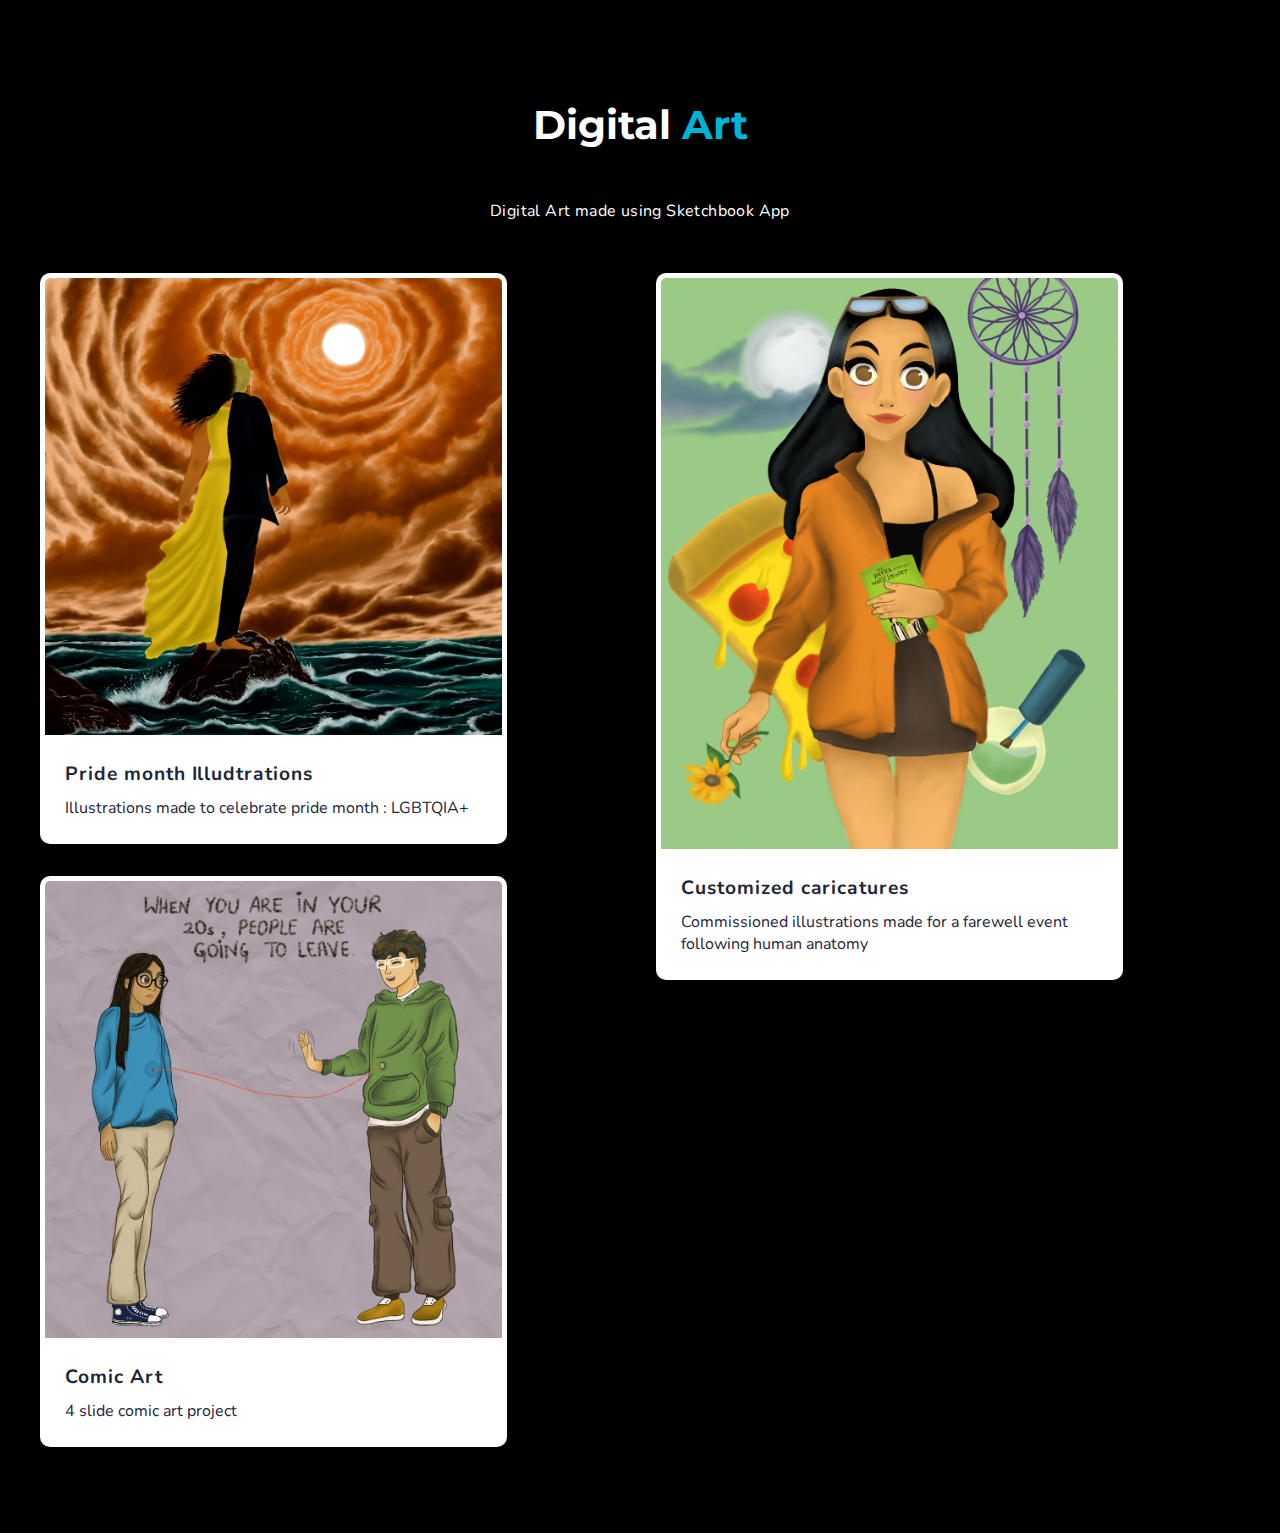
<file: Digital art.html>
<!DOCTYPE html>
<html lang="en">

<head>
    <title>Digital Art</title>

    <link rel="icon" type="image/svg+xml" href="favicon.svg" />

    <meta charset="UTF-8">

    <meta property="og:title" content="Projects ~ Annie Wu" />
    <meta property="og:type" content="website" />
    <meta property="og:url" content="http://anniew.xyz/projects" />
    <meta property="og:description" content="Here is a showcase of the projects I have worked on with languages and tools including HTML, CSS, JavaScript, React, Python, Firebase, Amazon Web Services, and Google Cloud Platform." />
    <meta property="og:locale" content="en_US" />
    <meta property="og:image" content="https://anniew.xyz/img/me-icon-smiling.png" />

    <meta name="twitter:card" content="summary">
    <meta name="twitter:title" content="Projects ~ Annie Wu">
    <meta name="twitter:description" content="Here is a showcase of the projects I have worked on with languages and tools including HTML, CSS, JavaScript, React, Python, Firebase, Amazon Web Services, and Google Cloud Platform.">
    <meta name="twitter:image" content="https://anniew.xyz/img/me-icon-smiling.png">
    <meta name="twitter:site" content="@anniedotexe">

    <meta name="viewport" content="width=device-width, initial-scale=1.0">


    <link rel="preconnect" href="https://fonts.googleapis.com">
    <link rel="preconnect" href="https://fonts.gstatic.com" crossorigin>
    <link href="https://fonts.googleapis.com/css?family=Nunito" rel="stylesheet">

    <link rel="stylesheet" href="https://cdnjs.cloudflare.com/ajax/libs/font-awesome/5.15.3/css/all.min.css" integrity="sha512-iBBXm8fW90+nuLcSKlbmrPcLa0OT92xO1BIsZ+ywDWZCvqsWgccV3gFoRBv0z+8dLJgyAHIhR35VZc2oM/gI1w==" crossorigin="anonymous" referrerpolicy="no-referrer"
    />

    <link rel="stylesheet" href="./css/main.css" type="text/css">
    <link rel="stylesheet" href="./css/header.css" type="text/css">
    <link rel="stylesheet" href="./css/projects.css" type="text/css">
    <link rel="stylesheet" href="./css/footer.css" type="text/css">
    <style>
        body {
            font-family: Verdana, sans-serif;
            margin: 0;
        }
        
        * {
            box-sizing: border-box;
        }
        
        .row>.column {
            padding: 0 8px;
        }
        
        .row:after {
            content: "";
            display: table;
            clear: both;
        }
        
        .column {
            float: left;
            width: 25%;
        }
        /* The Modal (background) */
        
        .modal {
            display: none;
            position: fixed;
            z-index: 1;
            padding-top: 60px;
            left: 0;
            top: 0;
            width: 100%;
            height: 100%;
            overflow: auto;
            background-color: black;
        }
        /* Modal Content */
        
        .modal-content {
            position: relative;
            background-color: #fefefe;
            margin: auto;
            padding: 0;
            width: 70%;
            max-width: 1200px;
        }
        /* The Close Button */
        
        .close {
            color: white;
            position: absolute;
            top: 10px;
            right: 25px;
            font-size: 35px;
            font-weight: bold;
        }
        
        .close:hover,
        .close:focus {
            color: #999;
            text-decoration: none;
            cursor: pointer;
        }
        
        .mySlides {
            height: 50%;
            display: none;
        }
        
        .mySlides1 {
            display: none;
        }
        
        .mySlides2 {
            display: none;
        }
        
        .mySlides3 {
            display: none;
        }
        
        .mySlides4 {
            display: none;
        }
        
        .cursor {
            cursor: pointer;
        }
        /* Next & previous buttons */
        
        .prev,
        .next {
            cursor: pointer;
            position: absolute;
            top: 50%;
            width: auto;
            padding: 16px;
            margin-top: -50px;
            color: white;
            font-weight: bold;
            font-size: 20px;
            transition: 0.6s ease;
            border-radius: 0 3px 3px 0;
            user-select: none;
            -webkit-user-select: none;
        }
        /* Position the "next button" to the right */
        
        .next {
            right: 0;
            border-radius: 3px 0 0 3px;
        }
        /* On hover, add a black background color with a little bit see-through */
        
        .prev:hover,
        .next:hover {
            background-color: rgba(0, 0, 0, 0.8);
        }
        /* Number text (1/3 etc) */
        
        .numbertext {
            color: #f2f2f2;
            font-size: 12px;
            padding: 8px 12px;
            position: absolute;
            top: 0;
        }
        
        img {
            margin-bottom: -4px;
        }
        
        .caption-container {
            text-align: center;
            background-color: black;
            padding: 2px 16px;
            color: white;
        }
        
        .demo {
            opacity: 0.6;
        }
        
        .demo1 {
            opacity: 0.6;
        }
        
        .demo2 {
            opacity: 0.6;
        }
        
        .demo3 {
            opacity: 0.6;
        }
        
        .demo4 {
            opacity: 0.6;
        }
        
        .demo5 {
            opacity: 0.6;
        }
        
        .active,
        .demo :hover,
        .demo1 :hover,
        .demo2 :hover,
        .demo3 :hover,
        .demo4 :hover,
        .demo5 :hover {
            opacity: 1;
        }
        
        img.hover-shadow {
            transition: 0.3s;
        }
        
        .hover-shadow:hover {
            box-shadow: 0 4px 8px 0 rgba(0, 0, 0, 0.2), 0 6px 20px 0 rgba(0, 0, 0, 0.19);
        }
    </style>

</head>

<body>

    <main class="main-container project-section">
        <section class="projects">
            <div class="page-title">
                <h1>Digital<span class="pink"> Art</span></h1>
            </div>
            <p class="section-description">
                Digital Art made using Sketchbook App<br>
            </p>
            <div class="project-cards-container">

                <!--FIRST POST-->
                <div class="card">
                    <img src="./imgs/digital/dig1.jpg" alt="Project Preview Screenshot" class="card-preview-img" height=80% width=80%>
                    <div class="card-info" width=80%>
                        <div class="title-and-links">
                            <span class="project-title">
                                   Pride month Illudtrations
                                </span>
                            <div class="project-links">
                                <a href="#">
                                    <i class="fas fa-external-link-alt cursor" onclick="openModal1();currentSlide1(1)"></i>
                                </a>
                            </div>
                        </div>
                        <p class="project-description">
                            Illustrations made to celebrate pride month : LGBTQIA+
                        </p>
                    </div>
                </div>


                <div id="myModal" class="modal">
                    <span class="close cursor" onclick="closeModal1()">&times;</span>
                    <div class="modal-content">

                        <div class="mySlides">
                            <div class="numbertext">1 / 8</div>
                            <img src="./imgs/digital/dig1.jpg" style="width:80%">
                        </div>

                        <div class="mySlides">
                            <div class="numbertext">2 / 8</div>
                            <img src="./imgs/digital/dig1_1.jpg" style="width:100%">
                        </div>

                        <div class="mySlides">
                            <div class="numbertext">3 / 8</div>
                            <img src="./imgs/digital/dig1_2.jpg" style="width:100%">
                        </div>

                        <div class="mySlides">
                            <div class="numbertext">4 / 8</div>
                            <img src="./imgs/digital/dig1_3.png" style="width:100%">
                        </div>

                        <div class="mySlides">
                            <div class="numbertext">5 / 8</div>
                            <img src="./imgs/digital/dig1_4.png" style="width:100%">
                        </div>

                        <div class="mySlides">
                            <div class="numbertext">6 / 8</div>
                            <img src="./imgs/digital/dig1_5.png" style="width:100%">
                        </div>

                        <div class="mySlides">
                            <div class="numbertext">7 / 8</div>
                            <img src="./imgs/digital/dig1_6.png" style="width:100%">
                        </div>

                        <div class="mySlides">
                            <div class="numbertext">8 / 8</div>
                            <img src="./imgs/digital/dig1_7.png" style="width:100%">
                        </div>

                        <div class="mySlides">
                            <div class="numbertext">5 / 5</div>
                            <img src="./imgs/digital/dig1_8.png" style="width:100%">
                        </div>

                        <a class="prev" onclick="plusSlides1(-1)">&#10094;</a>
                        <a class="next" onclick="plusSlides1(1)">&#10095;</a>

                        <div class="caption-container">
                            <p id="caption"></p>
                        </div>


                        <div class="column">
                            <img class="demo cursor" src="./imgs/digital/dig1.jpg" style="width:100%" onclick="currentSlide1(1)">
                        </div>
                        <div class="column">
                            <img class="demo cursor" src="./imgs/digital/dig1_1.jpg" style="width:100%" onclick="currentSlide1(2)">
                        </div>
                        <div class="column">
                            <img class="demo cursor" src="./imgs/digital/dig1_2.jpg" style="width:100%" onclick="currentSlide1(3)">
                        </div>
                        <div class="column">
                            <img class="demo cursor" src="./imgs/digital/dig1_3.png" style="width:100%" onclick="currentSlide1(4)">
                        </div>
                        <div class="column">
                            <img class="demo cursor" src="./imgs/digital/dig1_4.png" style="width:100%" onclick="currentSlide1(5)">
                        </div>
                        <div class="column">
                            <img class="demo cursor" src="./imgs/digital/dig1_5.png" style="width:100%" onclick="currentSlide1(6)">
                        </div>
                        <div class="column">
                            <img class="demo cursor" src="./imgs/digital/dig1_6.png" style="width:100%" onclick="currentSlide1(7)">
                        </div>
                        <div class="column">
                            <img class="demo cursor" src="./imgs/digital/dig1_7.png" style="width:100%" onclick="currentSlide1(8)">
                        </div>
                        <div class="column">
                            <img class="demo cursor" src="./imgs/digital/dig1_8.png" style="width:100%" onclick="currentSlide1(9)">
                        </div>
                    </div>
                </div>

                <script>
                    function openModal1() {
                        document.getElementById("myModal").style.display = "block";
                    }

                    function closeModal1() {
                        document.getElementById("myModal").style.display = "none";
                    }

                    var slideIndex = 1;
                    showSlides1(slideIndex);

                    function plusSlides1(n) {
                        showSlides1(slideIndex += n);
                    }

                    function currentSlide1(n) {
                        showSlides1(slideIndex = n);
                    }

                    function showSlides1(n) {
                        var i;
                        var slides = document.getElementsByClassName("mySlides");
                        var dots = document.getElementsByClassName("demo");
                        var captionText = document.getElementById("caption");
                        if (n > slides.length) {
                            slideIndex = 1
                        }
                        if (n < 1) {
                            slideIndex = slides.length
                        }
                        for (i = 0; i < slides.length; i++) {
                            slides[i].style.display = "none";
                        }
                        for (i = 0; i < dots.length; i++) {
                            dots[i].className = dots[i].className.replace(" active", "");
                        }
                        slides[slideIndex - 1].style.display = "block";
                        dots[slideIndex - 1].className += " active";
                        captionText.innerHTML = dots[slideIndex - 1].alt;
                    }
                </script>
                <!-- first post end -->

                <!--SECOND POST-->
                <div class="card">
                    <img src="./imgs/digital/dig2.png" alt="Project Preview Screenshot" class="card-preview-img" height=80% width=80%>
                    <div class="card-info" width=80%>
                        <div class="title-and-links">
                            <span class="project-title">
                              Comic Art
                          </span>
                            <div class="project-links">
                                <a href="#">
                                    <i class="fas fa-external-link-alt cursor" onclick="openModal2();currentSlide2(1)"></i>
                                </a>
                            </div>
                        </div>
                        <p class="project-description">
                            4 slide comic art project
                        </p>
                    </div>
                </div>


                <div id="myModal1" class="modal">
                    <span class="close cursor" onclick="closeModal2()">&times;</span>
                    <div class="modal-content">

                        <div class="mySlides2">
                            <div class="numbertext">1 / 4</div>
                            <img src="./imgs/digital/dig2.png" style="width:100%">
                        </div>

                        <div class="mySlides2">
                            <div class="numbertext">2 / 4</div>
                            <img src="./imgs/digital/dig2_1.png" style="width:100%">
                        </div>

                        <div class="mySlides2">
                            <div class="numbertext">3 / 4</div>
                            <img src="./imgs/digital/dig2_2.png" style="width:100%">
                        </div>

                        <div class="mySlides2">
                            <div class="numbertext">4 / 4</div>
                            <img src="./imgs/digital/dig2_3.png" style="width:100%">
                        </div>

                        <a class="prev" onclick="plusSlides2(-1)">&#10094;</a>
                        <a class="next" onclick="plusSlides2(1)">&#10095;</a>

                        <div class="caption-container">
                            <p id="caption2"></p>
                        </div>


                        <div class="column">
                            <img class="demo2 cursor" src="./imgs/digital/dig2.png" style="width:100%" onclick="currentSlide2(1)">
                        </div>
                        <div class="column">
                            <img class="demo2 cursor" src="./imgs/digital/dig2_1.png" style="width:100%" onclick="currentSlide2(2)">
                        </div>
                        <div class="column">
                            <img class="demo2 cursor" src="./imgs/digital/dig2_2.png" style="width:100%" onclick="currentSlide2(3)">
                        </div>
                        <div class="column">
                            <img class="demo2 cursor" src="./imgs/digital/dig2_3.png" style="width:100%" onclick="currentSlide2(4)">
                        </div>

                    </div>
                </div>

                <script>
                    function openModal2() {
                        document.getElementById("myModal1").style.display = "block";
                    }

                    function closeModal2() {
                        document.getElementById("myModal1").style.display = "none";
                    }

                    var slideIndex = 1;
                    showSlides2(slideIndex);

                    function plusSlides2(n) {
                        showSlides2(slideIndex += n);
                    }

                    function currentSlide2(n) {
                        showSlides2(slideIndex = n);
                    }

                    function showSlides2(n) {
                        var i;
                        var slides = document.getElementsByClassName("mySlides2");
                        var dots = document.getElementsByClassName("demo2");
                        var captionText = document.getElementById("caption2");
                        if (n > slides.length) {
                            slideIndex = 1
                        }
                        if (n < 1) {
                            slideIndex = slides.length
                        }
                        for (i = 0; i < slides.length; i++) {
                            slides[i].style.display = "none";
                        }
                        for (i = 0; i < dots.length; i++) {
                            dots[i].className = dots[i].className.replace(" active", "");
                        }
                        slides[slideIndex - 1].style.display = "block";
                        dots[slideIndex - 1].className += " active";
                        captionText.innerHTML = dots[slideIndex - 1].alt;
                    }
                </script>
                <!-- second post End -->


                <!--THIRD POST-->
                <div class="card">
                    <img src="./imgs/digital/dig3.png" alt="Project Preview Screenshot" class="card-preview-img" height=80% width=80%>
                    <div class="card-info" width=80%>
                        <div class="title-and-links">
                            <span class="project-title">
                              Customized caricatures
                          </span>
                            <div class="project-links">
                                <a href="#">
                                    <i class="fas fa-external-link-alt cursor" onclick="openModal3();currentSlide3(1)"></i>
                                </a>
                            </div>
                        </div>
                        <p class="project-description">
                            Commissioned illustrations made for a farewell event following human anatomy
                        </p>
                    </div>
                </div>

                <div id="myModal2" class="modal">
                    <span class="close cursor" onclick="closeModal3()">&times;</span>
                    <div class="modal-content">

                        <div class="mySlides3">
                            <div class="numbertext">1 / 6</div>
                            <img src="./imgs/digital/dig3.png" style="width:100%">
                        </div>

                        <div class="mySlides3">
                            <div class="numbertext">2 / 6</div>
                            <img src="./imgs/digital/dig3_1.png" style="width:100%">
                        </div>

                        <div class="mySlides3">
                            <div class="numbertext">3 / 6</div>
                            <img src="./imgs/digital/dig3_2.png" style="width:100%">
                        </div>

                        <div class="mySlides3">
                            <div class="numbertext">4 / 6</div>
                            <img src="./imgs/digital/dig3_3.png" style="width:100%">
                        </div>

                        <div class="mySlides3">
                            <div class="numbertext">5 / 6</div>
                            <img src="./imgs/digital/dig3_4.png" style="width:100%">
                        </div>

                        <div class="mySlides3">
                            <div class="numbertext">6 / 6</div>
                            <img src="./imgs/digital/dig3_5.png" style="width:100%">
                        </div>

                        <a class="prev" onclick="plusSlides3(-1)">&#10094;</a>
                        <a class="next" onclick="plusSlides3(1)">&#10095;</a>

                        <div class="caption-container">
                            <p id="caption3"></p>
                        </div>


                        <div class="column">
                            <img class="demo3 cursor" src="./imgs/digital/dig3.png" style="width:100%" onclick="currentSlide3(1)">
                        </div>
                        <div class="column">
                            <img class="demo3 cursor" src="./imgs/digital/dig3_1.png" style="width:100%" onclick="currentSlide3(2)">
                        </div>
                        <div class="column">
                            <img class="demo3 cursor" src="./imgs/digital/dig3_2.png" style="width:100%" onclick="currentSlide3(3)">
                        </div>
                        <div class="column">
                            <img class="demo3 cursor" src="./imgs/digital/dig3_3.png" style="width:100%" onclick="currentSlide3(4)">
                        </div>
                        <div class="column">
                            <img class="demo3 cursor" src="./imgs/digital/dig3_4.png" style="width:100%" onclick="currentSlide3(5)">
                        </div>
                        <div class="column">
                            <img class="demo3 cursor" src="./imgs/digital/dig3_5.png" style="width:100%" onclick="currentSlide3(5)">
                        </div>
                    </div>
                </div>

                <script>
                    function openModal3() {
                        document.getElementById("myModal2").style.display = "block";
                    }

                    function closeModal3() {
                        document.getElementById("myModal2").style.display = "none";
                    }

                    var slideIndex = 1;
                    showSlides3(slideIndex);

                    function plusSlides3(n) {
                        showSlides3(slideIndex += n);
                    }

                    function currentSlide3(n) {
                        showSlides3(slideIndex = n);
                    }

                    function showSlides3(n) {
                        var i;
                        var slides = document.getElementsByClassName("mySlides3");
                        var dots = document.getElementsByClassName("demo3");
                        var captionText = document.getElementById("caption3");
                        if (n > slides.length) {
                            slideIndex = 1
                        }
                        if (n < 1) {
                            slideIndex = slides.length
                        }
                        for (i = 0; i < slides.length; i++) {
                            slides[i].style.display = "none";
                        }
                        for (i = 0; i < dots.length; i++) {
                            dots[i].className = dots[i].className.replace(" active", "");
                        }
                        slides[slideIndex - 1].style.display = "block";
                        dots[slideIndex - 1].className += " active";
                        captionText.innerHTML = dots[slideIndex - 1].alt;
                    }
                </script>
                <!-- Third Post End -->

            </div>
            </div>
            <!--FIFTH POST END-->
            </div>
        </section>
    </main>
    <br><br><br>

    <script src="./js/main.js"></script>
</body>

</html>
</file>
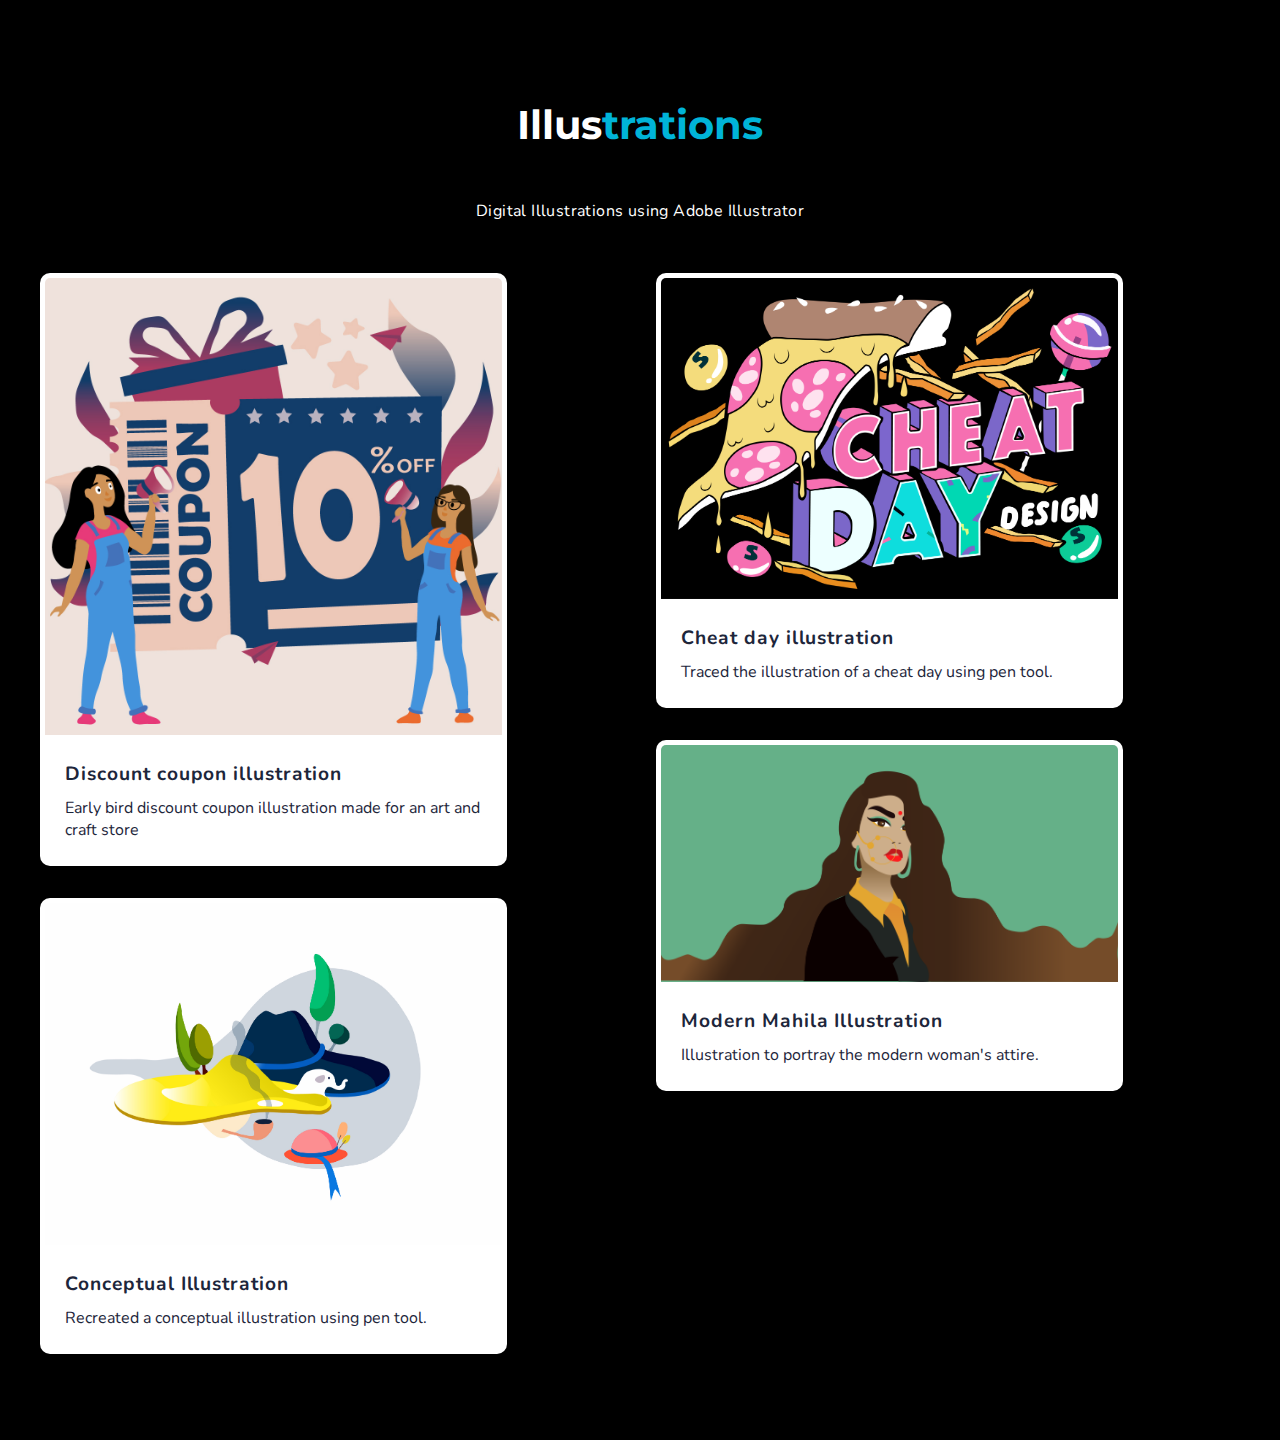
<file: Illustrations.html>
<!DOCTYPE html>
<html lang="en">

<head>
    <title>Illustrations</title>

    <link rel="icon" type="image/svg+xml" href="favicon.svg" />

    <meta charset="UTF-8">

    <meta property="og:title" content="Projects ~ Annie Wu" />
    <meta property="og:type" content="website" />
    <meta property="og:url" content="http://anniew.xyz/projects" />
    <meta property="og:description" content="Here is a showcase of the projects I have worked on with languages and tools including HTML, CSS, JavaScript, React, Python, Firebase, Amazon Web Services, and Google Cloud Platform." />
    <meta property="og:locale" content="en_US" />
    <meta property="og:image" content="https://anniew.xyz/img/me-icon-smiling.png" />

    <meta name="twitter:card" content="summary">
    <meta name="twitter:title" content="Projects ~ Annie Wu">
    <meta name="twitter:description" content="Here is a showcase of the projects I have worked on with languages and tools including HTML, CSS, JavaScript, React, Python, Firebase, Amazon Web Services, and Google Cloud Platform.">
    <meta name="twitter:image" content="https://anniew.xyz/img/me-icon-smiling.png">
    <meta name="twitter:site" content="@anniedotexe">

    <meta name="viewport" content="width=device-width, initial-scale=1.0">
    <meta name="copyright" content="Annie Wu">
    <meta name="description" content="Here is a showcase of the projects I have worked on with languages and tools including HTML, CSS, JavaScript, React, Python, Firebase, Amazon Web Services, and Google Cloud Platform.">
    <meta name="keywords" content="Annie Wu, Annie Wu Portfolio, Annie Wu Photography, photographer, developer, java, python, html, css, javascript, web developer, webdev, portfolio">
    <meta name="robots" content="noindex, nofollow" />

    <link rel="canonical" href="https://anniew.xyz/projects" />

    <link rel="preconnect" href="https://fonts.googleapis.com">
    <link rel="preconnect" href="https://fonts.gstatic.com" crossorigin>
    <link href="https://fonts.googleapis.com/css?family=Nunito" rel="stylesheet">

    <link rel="stylesheet" href="https://cdnjs.cloudflare.com/ajax/libs/font-awesome/5.15.3/css/all.min.css" integrity="sha512-iBBXm8fW90+nuLcSKlbmrPcLa0OT92xO1BIsZ+ywDWZCvqsWgccV3gFoRBv0z+8dLJgyAHIhR35VZc2oM/gI1w==" crossorigin="anonymous" referrerpolicy="no-referrer"
    />

    <link rel="stylesheet" href="./css/main.css" type="text/css">
    <link rel="stylesheet" href="./css/header.css" type="text/css">
    <link rel="stylesheet" href="./css/projects.css" type="text/css">
    <link rel="stylesheet" href="./css/footer.css" type="text/css">
    <style>
        body {
            font-family: Verdana, sans-serif;
            margin: 0;
        }
        
        * {
            box-sizing: border-box;
        }
        
        .row>.column {
            padding: 0 8px;
        }
        
        .row:after {
            content: "";
            display: table;
            clear: both;
        }
        
        .column {
            float: left;
            width: 25%;
        }
        /* The Modal (background) */
        
        .modal {
            display: none;
            position: fixed;
            z-index: 1;
            padding-top: 60px;
            left: 0;
            top: 0;
            width: 100%;
            height: 100%;
            overflow: auto;
            background-color: black;
        }
        /* Modal Content */
        
        .modal-content {
            position: relative;
            background-color: #fefefe;
            margin: auto;
            padding: 0;
            width: 70%;
            max-width: 1200px;
        }
        /* The Close Button */
        
        .close {
            color: white;
            position: absolute;
            top: 10px;
            right: 25px;
            font-size: 35px;
            font-weight: bold;
        }
        
        .close:hover,
        .close:focus {
            color: #999;
            text-decoration: none;
            cursor: pointer;
        }
        
        .mySlides {
            display: none;
        }
        
        .mySlides1 {
            display: none;
        }
        
        .mySlides2 {
            display: none;
        }
        
        .mySlides3 {
            display: none;
        }
        
        .mySlides4 {
            display: none;
        }
        
        .cursor {
            cursor: pointer;
        }
        /* Next & previous buttons */
        
        .prev,
        .next {
            cursor: pointer;
            position: absolute;
            top: 50%;
            width: auto;
            padding: 16px;
            margin-top: -50px;
            color: white;
            font-weight: bold;
            font-size: 20px;
            transition: 0.6s ease;
            border-radius: 0 3px 3px 0;
            user-select: none;
            -webkit-user-select: none;
        }
        /* Position the "next button" to the right */
        
        .next {
            right: 0;
            border-radius: 3px 0 0 3px;
        }
        /* On hover, add a black background color with a little bit see-through */
        
        .prev:hover,
        .next:hover {
            background-color: rgba(0, 0, 0, 0.8);
        }
        /* Number text (1/3 etc) */
        
        .numbertext {
            color: #f2f2f2;
            font-size: 12px;
            padding: 8px 12px;
            position: absolute;
            top: 0;
        }
        
        img {
            margin-bottom: -4px;
        }
        
        .caption-container {
            text-align: center;
            background-color: black;
            padding: 2px 16px;
            color: white;
        }
        
        .demo {
            opacity: 0.6;
        }
        
        .demo1 {
            opacity: 0.6;
        }
        
        .demo2 {
            opacity: 0.6;
        }
        
        .demo3 {
            opacity: 0.6;
        }
        
        .demo4 {
            opacity: 0.6;
        }
        
        .active,
        .demo:hover {
            opacity: 1;
        }
        
        img.hover-shadow {
            transition: 0.3s;
        }
        
        .hover-shadow:hover {
            box-shadow: 0 4px 8px 0 rgba(0, 0, 0, 0.2), 0 6px 20px 0 rgba(0, 0, 0, 0.19);
        }
    </style>

</head>

<body>

    <main class="main-container project-section">
        <section class="projects">
            <div class="page-title">
                <h1>Illus<span class="pink">trations</span></h1>
            </div>
            <p class="section-description">
                Digital Illustrations using Adobe Illustrator<br>
            </p>
            <div class="project-cards-container">

                <!--FIRST POST-->
                <div class="card">
                    <img src="./imgs/illustrations/illus1.jpg" alt="Project Preview Screenshot" class="card-preview-img" height=80% width=80%>
                    <div class="card-info" width=80%>
                        <div class="title-and-links">
                            <span class="project-title">
                                    Discount coupon illustration
                                </span>
                            <div class="project-links">
                                <a href="#">
                                    <i class="fas fa-external-link-alt cursor" onclick="openModal1();currentSlide1(1)"></i>
                                </a>
                            </div>
                        </div>
                        <p class="project-description">
                            Early bird discount coupon illustration made for an art and craft store
                        </p>
                    </div>
                </div>

                <div id="myModal" class="modal">
                    <span class="close cursor" onclick="closeModal1()">&times;</span>
                    <div class="modal-content">

                        <div class="mySlides">
                            <div class="numbertext">1 / 1</div>
                            <img src="./imgs/illustrations/illus1.jpg" style="width:80%">
                        </div>

                        <a class="prev" onclick="plusSlides1(-1)">&#10094;</a>
                        <a class="next" onclick="plusSlides1(1)">&#10095;</a>

                        <div class="caption-container">
                            <p id="caption"></p>
                        </div>


                        <div class="column">
                            <img class="demo cursor" src="./imgs/illustrations/illus1.jpg" style="width:100%" onclick="currentSlide1(1)">
                        </div>
                    </div>
                </div>

                <script>
                    function openModal1() {
                        document.getElementById("myModal").style.display = "block";
                    }

                    function closeModal1() {
                        document.getElementById("myModal").style.display = "none";
                    }

                    var slideIndex = 1;
                    showSlides1(slideIndex);

                    function plusSlides1(n) {
                        showSlides1(slideIndex += n);
                    }

                    function currentSlide1(n) {
                        showSlides1(slideIndex = n);
                    }

                    function showSlides1(n) {
                        var i;
                        var slides = document.getElementsByClassName("mySlides");
                        var dots = document.getElementsByClassName("demo");
                        var captionText = document.getElementById("caption");
                        if (n > slides.length) {
                            slideIndex = 1
                        }
                        if (n < 1) {
                            slideIndex = slides.length
                        }
                        for (i = 0; i < slides.length; i++) {
                            slides[i].style.display = "none";
                        }
                        for (i = 0; i < dots.length; i++) {
                            dots[i].className = dots[i].className.replace(" active", "");
                        }
                        slides[slideIndex - 1].style.display = "block";
                        dots[slideIndex - 1].className += " active";
                        captionText.innerHTML = dots[slideIndex - 1].alt;
                    }
                </script>
                <!-- first post end -->

                <!--SECOND POST-->
                <div class="card">
                    <img src="./imgs/illustrations/illus2.jpg" alt="Project Preview Screenshot" class="card-preview-img" height=80% width=80%>
                    <div class="card-info" width=80%>
                        <div class="title-and-links">
                            <span class="project-title">
                              Conceptual Illustration
                          </span>
                            <div class="project-links">
                                <a href="#">
                                    <i class="fas fa-external-link-alt cursor" onclick="openModal2();currentSlide2(1)"></i>
                                </a>
                            </div>
                        </div>
                        <p class="project-description">
                            Recreated a conceptual illustration using pen tool.
                        </p>
                    </div>
                </div>

                <div id="myModal1" class="modal">
                    <span class="close cursor" onclick="closeModal2()">&times;</span>
                    <div class="modal-content">

                        <div class="mySlides2">
                            <div class="numbertext">1 / 1</div>
                            <img src="./imgs/illustrations/illus2.jpg" style="width:80%">
                        </div>

                        <a class="prev" onclick="plusSlides2(-1)">&#10094;</a>
                        <a class="next" onclick="plusSlides2(1)">&#10095;</a>

                        <div class="caption-container">
                            <p id="caption2"></p>
                        </div>


                        <div class="column">
                            <img class="demo2 cursor" src="./imgs/illustrations/illus2.jpg" style="width:100%" onclick="currentSlide2(1)">
                        </div>
                    </div>
                </div>

                <script>
                    function openModal2() {
                        document.getElementById("myModal1").style.display = "block";
                    }

                    function closeModal2() {
                        document.getElementById("myModal1").style.display = "none";
                    }

                    var slideIndex = 1;
                    showSlides2(slideIndex);

                    function plusSlides2(n) {
                        showSlides2(slideIndex += n);
                    }

                    function currentSlide2(n) {
                        showSlides2(slideIndex = n);
                    }

                    function showSlides2(n) {
                        var i;
                        var slides = document.getElementsByClassName("mySlides2");
                        var dots = document.getElementsByClassName("demo2");
                        var captionText = document.getElementById("caption2");
                        if (n > slides.length) {
                            slideIndex = 1
                        }
                        if (n < 1) {
                            slideIndex = slides.length
                        }
                        for (i = 0; i < slides.length; i++) {
                            slides[i].style.display = "none";
                        }
                        for (i = 0; i < dots.length; i++) {
                            dots[i].className = dots[i].className.replace(" active", "");
                        }
                        slides[slideIndex - 1].style.display = "block";
                        dots[slideIndex - 1].className += " active";
                        captionText.innerHTML = dots[slideIndex - 1].alt;
                    }
                </script>
                <!-- second post End -->


                <!--THIRD POST-->
                <div class="card">
                    <img src="./imgs/illustrations/illus3.png" alt="Project Preview Screenshot" class="card-preview-img" height=80% width=80%>
                    <div class="card-info" width=80%>
                        <div class="title-and-links">
                            <span class="project-title">
                              Cheat day illustration
                          </span>
                            <div class="project-links">
                                <a href="#">
                                    <i class="fas fa-external-link-alt cursor" onclick="openModal3();currentSlide3(1)"></i>
                                </a>
                            </div>
                        </div>
                        <p class="project-description">
                            Traced the illustration of a cheat day using pen tool.
                        </p>
                    </div>
                </div>

                <div id="myModal2" class="modal">
                    <span class="close cursor" onclick="closeModal3()">&times;</span>
                    <div class="modal-content">

                        <div class="mySlides3">
                            <div class="numbertext">1 / 1</div>
                            <img src="./imgs/illustrations/illus3.png" style="width:80%">
                        </div>

                        <a class="prev" onclick="plusSlides3(-1)">&#10094;</a>
                        <a class="next" onclick="plusSlides3(1)">&#10095;</a>

                        <div class="caption-container">
                            <p id="caption3"></p>
                        </div>


                        <div class="column">
                            <img class="demo3 cursor" src="./imgs/illustrations/illus3.png" style="width:100%" onclick="currentSlide3(1)">
                        </div>
                    </div>
                </div>

                <script>
                    function openModal3() {
                        document.getElementById("myModal2").style.display = "block";
                    }

                    function closeModal3() {
                        document.getElementById("myModal2").style.display = "none";
                    }

                    var slideIndex = 1;
                    showSlides3(slideIndex);

                    function plusSlides3(n) {
                        showSlides3(slideIndex += n);
                    }

                    function currentSlide3(n) {
                        showSlides3(slideIndex = n);
                    }

                    function showSlides3(n) {
                        var i;
                        var slides = document.getElementsByClassName("mySlides3");
                        var dots = document.getElementsByClassName("demo3");
                        var captionText = document.getElementById("caption3");
                        if (n > slides.length) {
                            slideIndex = 1
                        }
                        if (n < 1) {
                            slideIndex = slides.length
                        }
                        for (i = 0; i < slides.length; i++) {
                            slides[i].style.display = "none";
                        }
                        for (i = 0; i < dots.length; i++) {
                            dots[i].className = dots[i].className.replace(" active", "");
                        }
                        slides[slideIndex - 1].style.display = "block";
                        dots[slideIndex - 1].className += " active";
                        captionText.innerHTML = dots[slideIndex - 1].alt;
                    }
                </script>
                <!-- Third Post End -->
                <!--FOURTH POST START-->
                <div class="card">
                    <img src="./imgs/illustrations/illus4.png" alt="Project Preview Screenshot" class="card-preview-img" height=80% width=80%>
                    <div class="card-info" width=80%>
                        <div class="title-and-links">
                            <span class="project-title">
                                Modern Mahila Illustration
                      </span>
                            <div class="project-links">
                                <a href="#">
                                    <i class="fas fa-external-link-alt cursor" onclick="openModal4();currentSlide4(1)"></i>
                                </a>
                            </div>
                        </div>
                        <p class="project-description">
                            Illustration to portray the modern woman's attire.
                        </p>
                    </div>
                </div>

                <div id="myModal3" class="modal">
                    <span class="close cursor" onclick="closeModal4()">&times;</span>
                    <div class="modal-content">

                        <div class="mySlides4">
                            <div class="numbertext">1 / 1</div>
                            <img src="./imgs/illustrations/illus4.png" style="width:80%">
                        </div>

                        <a class="prev" onclick="plusSlides4(-1)">&#10094;</a>
                        <a class="next" onclick="plusSlides4(1)">&#10095;</a>

                        <div class="caption-container">
                            <p id="caption4"></p>
                        </div>


                        <div class="column">
                            <img class="demo4 cursor" src="./imgs/illustrations/illus4.png" style="width:100%" onclick="currentSlide4(1)">
                        </div>
                    </div>
                </div>

                <script>
                    function openModal4() {
                        document.getElementById("myModal3").style.display = "block";
                    }

                    function closeModal4() {
                        document.getElementById("myModal3").style.display = "none";
                    }

                    var slideIndex = 1;
                    showSlides4(slideIndex);

                    function plusSlides4(n) {
                        showSlides4(slideIndex += n);
                    }

                    function currentSlide4(n) {
                        showSlides4(slideIndex = n);
                    }

                    function showSlides4(n) {
                        var i;
                        var slides = document.getElementsByClassName("mySlides4");
                        var dots = document.getElementsByClassName("demo4");
                        var captionText = document.getElementById("caption4");
                        if (n > slides.length) {
                            slideIndex = 1
                        }
                        if (n < 1) {
                            slideIndex = slides.length
                        }
                        for (i = 0; i < slides.length; i++) {
                            slides[i].style.display = "none";
                        }
                        for (i = 0; i < dots.length; i++) {
                            dots[i].className = dots[i].className.replace(" active", "");
                        }
                        slides[slideIndex - 1].style.display = "block";
                        dots[slideIndex - 1].className += " active";
                        captionText.innerHTML = dots[slideIndex - 1].alt;
                    }
                </script>
                <!--FOURTH POST END-->

            </div>
            </div>
            <!--FIFTH POST END-->
            </div>
        </section>
    </main>
    <br><br><br>

    <script src="./js/main.js"></script>
</body>

</html>
</file>
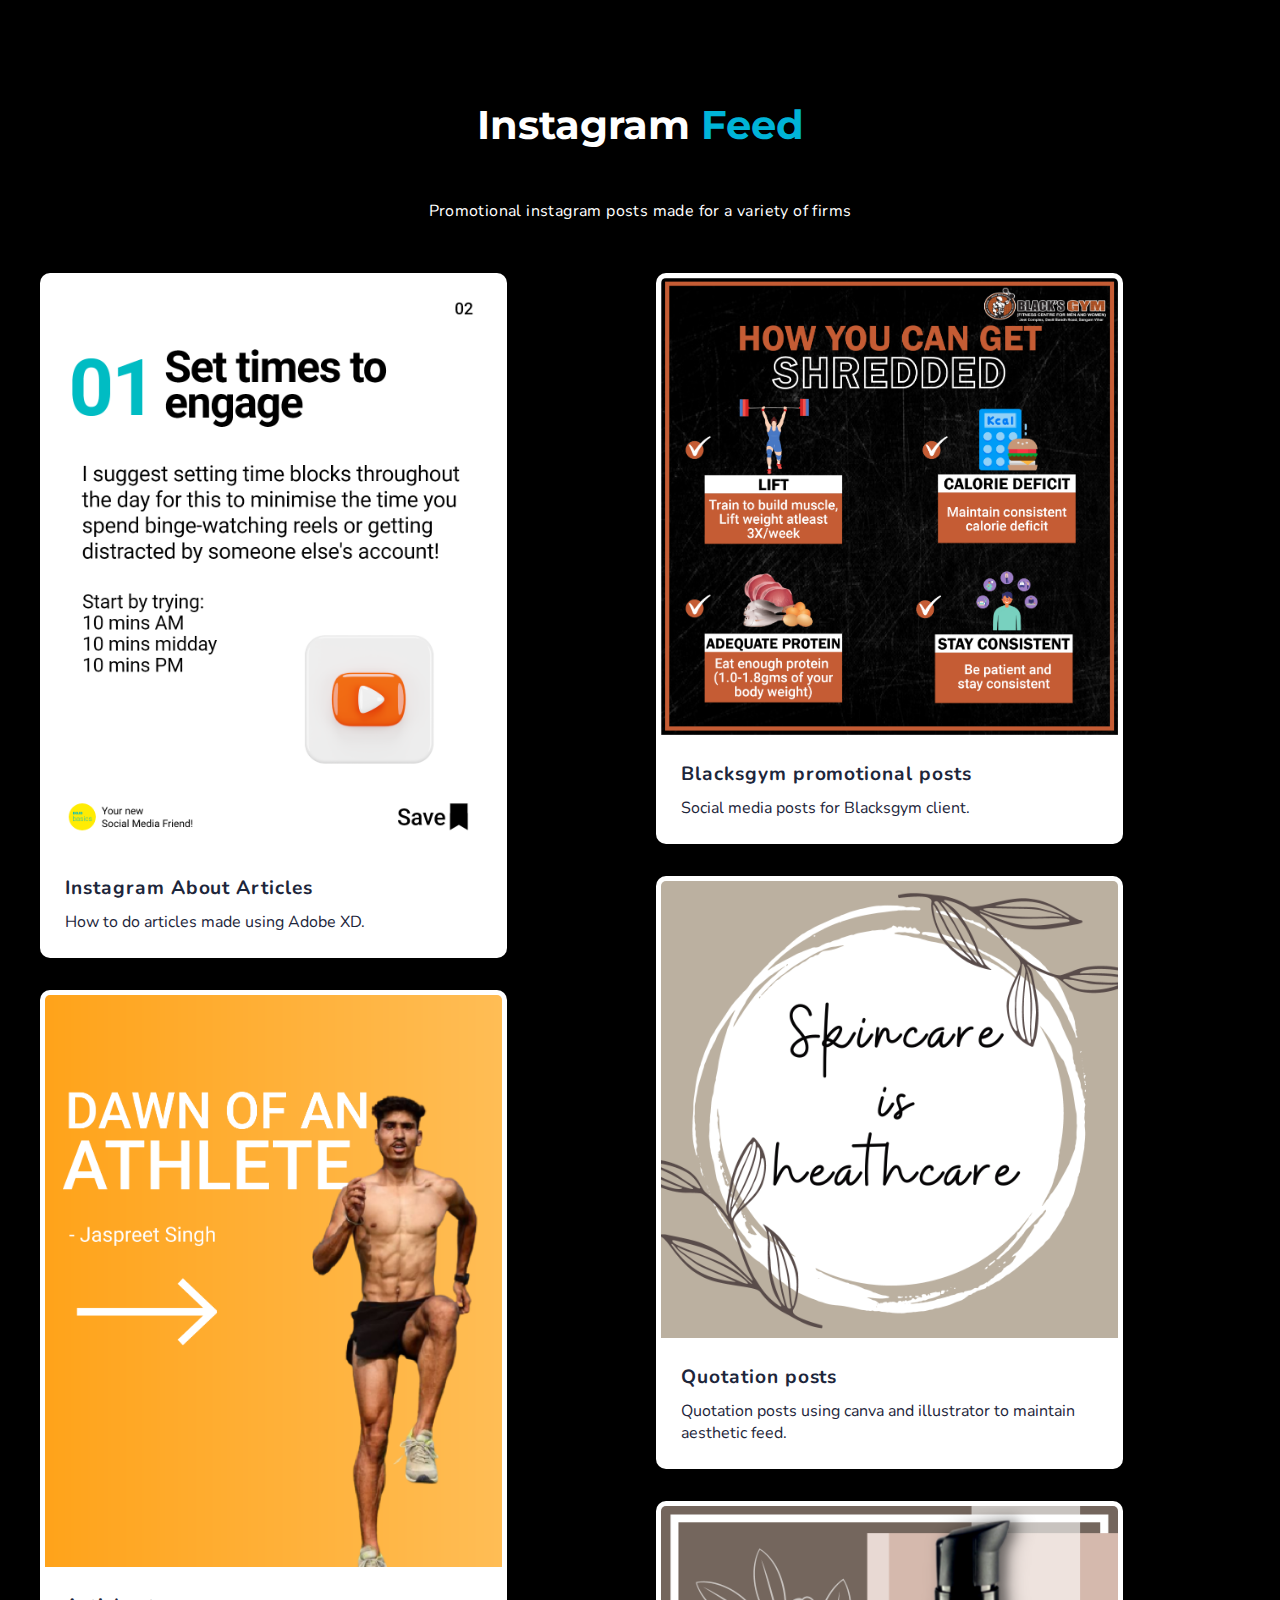
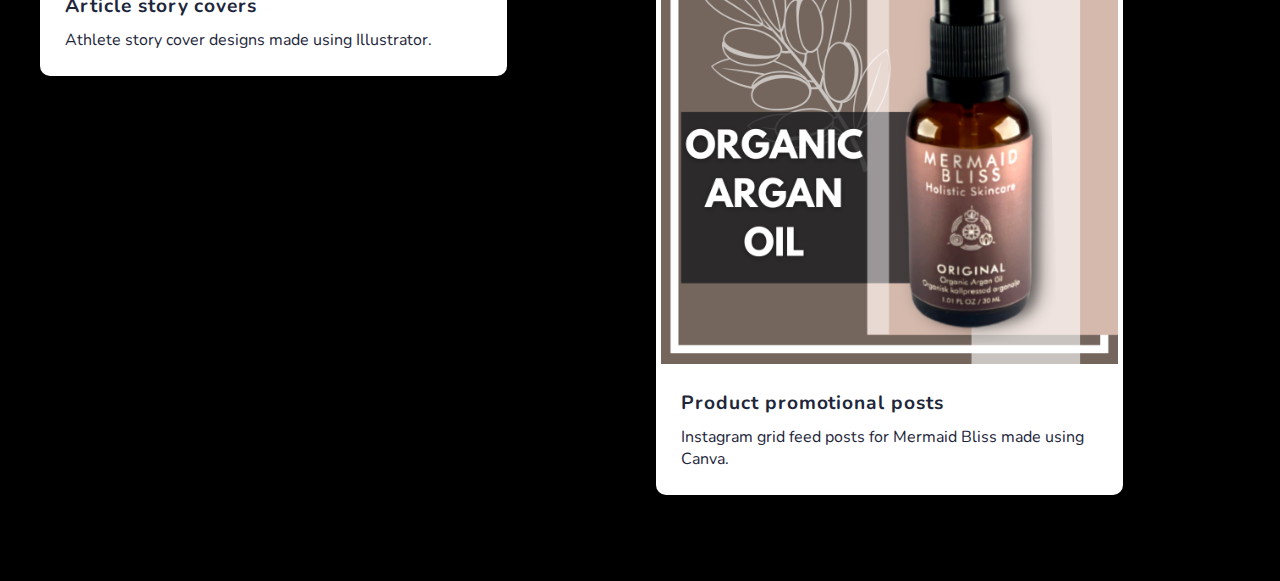
<file: Insta feed.html>
<!DOCTYPE html>
<html lang="en">

<head>
    <title>Instagram Feed</title>

    <link rel="icon" type="image/svg+xml" href="favicon.svg" />

    <meta charset="UTF-8">

    <meta property="og:title" content="Projects ~ Annie Wu" />
    <meta property="og:type" content="website" />
    <meta property="og:url" content="http://anniew.xyz/projects" />
    <meta property="og:description" content="Here is a showcase of the projects I have worked on with languages and tools including HTML, CSS, JavaScript, React, Python, Firebase, Amazon Web Services, and Google Cloud Platform." />
    <meta property="og:locale" content="en_US" />
    <meta property="og:image" content="https://anniew.xyz/img/me-icon-smiling.png" />

    <meta name="twitter:card" content="summary">
    <meta name="twitter:title" content="Projects ~ Annie Wu">
    <meta name="twitter:description" content="Here is a showcase of the projects I have worked on with languages and tools including HTML, CSS, JavaScript, React, Python, Firebase, Amazon Web Services, and Google Cloud Platform.">
    <meta name="twitter:image" content="https://anniew.xyz/img/me-icon-smiling.png">
    <meta name="twitter:site" content="@anniedotexe">

    <meta name="viewport" content="width=device-width, initial-scale=1.0">


    <link rel="preconnect" href="https://fonts.googleapis.com">
    <link rel="preconnect" href="https://fonts.gstatic.com" crossorigin>
    <link href="https://fonts.googleapis.com/css?family=Nunito" rel="stylesheet">

    <link rel="stylesheet" href="https://cdnjs.cloudflare.com/ajax/libs/font-awesome/5.15.3/css/all.min.css" integrity="sha512-iBBXm8fW90+nuLcSKlbmrPcLa0OT92xO1BIsZ+ywDWZCvqsWgccV3gFoRBv0z+8dLJgyAHIhR35VZc2oM/gI1w==" crossorigin="anonymous" referrerpolicy="no-referrer"
    />

    <link rel="stylesheet" href="./css/main.css" type="text/css">
    <link rel="stylesheet" href="./css/header.css" type="text/css">
    <link rel="stylesheet" href="./css/projects.css" type="text/css">
    <link rel="stylesheet" href="./css/footer.css" type="text/css">
    <style>
        body {
            font-family: Verdana, sans-serif;
            margin: 0;
        }
        
        * {
            box-sizing: border-box;
        }
        
        .row>.column {
            padding: 0 8px;
        }
        
        .row:after {
            content: "";
            display: table;
            clear: both;
        }
        
        .column {
            float: left;
            width: 25%;
        }
        /* The Modal (background) */
        
        .modal {
            display: none;
            position: fixed;
            z-index: 1;
            padding-top: 60px;
            left: 0;
            top: 0;
            width: 100%;
            height: 100%;
            overflow: auto;
            background-color: black;
        }
        /* Modal Content */
        
        .modal-content {
            position: relative;
            background-color: #fefefe;
            margin: auto;
            padding: 0;
            width: 70%;
            max-width: 1200px;
        }
        /* The Close Button */
        
        .close {
            color: white;
            position: absolute;
            top: 10px;
            right: 25px;
            font-size: 35px;
            font-weight: bold;
        }
        
        .close:hover,
        .close:focus {
            color: #999;
            text-decoration: none;
            cursor: pointer;
        }
        
        .mySlides {
            height: 50%;
            display: none;
        }
        
        .mySlides1 {
            display: none;
        }
        
        .mySlides2 {
            display: none;
        }
        
        .mySlides3 {
            display: none;
        }
        
        .mySlides4 {
            display: none;
        }
        
        .cursor {
            cursor: pointer;
        }
        /* Next & previous buttons */
        
        .prev,
        .next {
            cursor: pointer;
            position: absolute;
            top: 50%;
            width: auto;
            padding: 16px;
            margin-top: -50px;
            color: white;
            font-weight: bold;
            font-size: 20px;
            transition: 0.6s ease;
            border-radius: 0 3px 3px 0;
            user-select: none;
            -webkit-user-select: none;
        }
        /* Position the "next button" to the right */
        
        .next {
            right: 0;
            border-radius: 3px 0 0 3px;
        }
        /* On hover, add a black background color with a little bit see-through */
        
        .prev:hover,
        .next:hover {
            background-color: rgba(0, 0, 0, 0.8);
        }
        /* Number text (1/3 etc) */
        
        .numbertext {
            color: #f2f2f2;
            font-size: 12px;
            padding: 8px 12px;
            position: absolute;
            top: 0;
        }
        
        img {
            margin-bottom: -4px;
        }
        
        .caption-container {
            text-align: center;
            background-color: black;
            padding: 2px 16px;
            color: white;
        }
        
        .demo {
            opacity: 0.6;
        }
        
        .demo1 {
            opacity: 0.6;
        }
        
        .demo2 {
            opacity: 0.6;
        }
        
        .demo3 {
            opacity: 0.6;
        }
        
        .demo4 {
            opacity: 0.6;
        }
        
        .demo5 {
            opacity: 0.6;
        }
        
        .active,
        .demo :hover,
        .demo1 :hover,
        .demo2 :hover,
        .demo3 :hover,
        .demo4 :hover,
        .demo5 :hover {
            opacity: 1;
        }
        
        img.hover-shadow {
            transition: 0.3s;
        }
        
        .hover-shadow:hover {
            box-shadow: 0 4px 8px 0 rgba(0, 0, 0, 0.2), 0 6px 20px 0 rgba(0, 0, 0, 0.19);
        }
    </style>

</head>

<body>

    <main class="main-container project-section">
        <section class="projects">
            <div class="page-title">
                <h1>Instagram<span class="pink"> Feed</span></h1>
            </div>
            <p class="section-description">
                Promotional instagram posts made for a variety of firms<br>
            </p>
            <div class="project-cards-container">

                <!--FIRST POST-->
                <div class="card">
                    <img src="./imgs/instafeed/insta1.png" alt="Project Preview Screenshot" class="card-preview-img" height=80% width=80%>
                    <div class="card-info" width=80%>
                        <div class="title-and-links">
                            <span class="project-title">
                                    Instagram About Articles
                                </span>
                            <div class="project-links">
                                <a href="#">
                                    <i class="fas fa-external-link-alt cursor" onclick="openModal1();currentSlide1(1)"></i>
                                </a>
                            </div>
                        </div>
                        <p class="project-description">
                            How to do articles made using Adobe XD.
                        </p>
                    </div>
                </div>


                <div id="myModal" class="modal">
                    <span class="close cursor" onclick="closeModal1()">&times;</span>
                    <div class="modal-content">

                        <div class="mySlides">
                            <div class="numbertext">1 / 5</div>
                            <img src="./imgs/instafeed/insta1.png" style="width:80%">
                        </div>

                        <div class="mySlides">
                            <div class="numbertext">2 / 5</div>
                            <img src="./imgs/instafeed/insta1_1.png" style="width:100%">
                        </div>

                        <div class="mySlides">
                            <div class="numbertext">3 / 5</div>
                            <img src="./imgs/instafeed/insta1_2.png" style="width:100%">
                        </div>

                        <div class="mySlides">
                            <div class="numbertext">4 / 5</div>
                            <img src="./imgs/instafeed/insta1_3.png" style="width:100%">
                        </div>

                        <div class="mySlides">
                            <div class="numbertext">5 / 5</div>
                            <img src="./imgs/instafeed/insta1_4.png" style="width:100%">
                        </div>

                        <a class="prev" onclick="plusSlides1(-1)">&#10094;</a>
                        <a class="next" onclick="plusSlides1(1)">&#10095;</a>

                        <div class="caption-container">
                            <p id="caption"></p>
                        </div>


                        <div class="column">
                            <img class="demo cursor" src="./imgs/instafeed/insta1.png" style="width:100%" onclick="currentSlide1(1)">
                        </div>
                        <div class="column">
                            <img class="demo cursor" src="./imgs/instafeed/insta1_1.png" style="width:100%" onclick="currentSlide1(2)">
                        </div>
                        <div class="column">
                            <img class="demo cursor" src="./imgs/instafeed/insta1_2.png" style="width:100%" onclick="currentSlide1(3)">
                        </div>
                        <div class="column">
                            <img class="demo cursor" src="./imgs/instafeed/insta1_3.png" style="width:100%" onclick="currentSlide1(4)">
                        </div>
                        <div class="column">
                            <img class="demo cursor" src="./imgs/instafeed/insta1_4.png" style="width:100%" onclick="currentSlide1(5)">
                        </div>
                    </div>
                </div>

                <script>
                    function openModal1() {
                        document.getElementById("myModal").style.display = "block";
                    }

                    function closeModal1() {
                        document.getElementById("myModal").style.display = "none";
                    }

                    var slideIndex = 1;
                    showSlides1(slideIndex);

                    function plusSlides1(n) {
                        showSlides1(slideIndex += n);
                    }

                    function currentSlide1(n) {
                        showSlides1(slideIndex = n);
                    }

                    function showSlides1(n) {
                        var i;
                        var slides = document.getElementsByClassName("mySlides");
                        var dots = document.getElementsByClassName("demo");
                        var captionText = document.getElementById("caption");
                        if (n > slides.length) {
                            slideIndex = 1
                        }
                        if (n < 1) {
                            slideIndex = slides.length
                        }
                        for (i = 0; i < slides.length; i++) {
                            slides[i].style.display = "none";
                        }
                        for (i = 0; i < dots.length; i++) {
                            dots[i].className = dots[i].className.replace(" active", "");
                        }
                        slides[slideIndex - 1].style.display = "block";
                        dots[slideIndex - 1].className += " active";
                        captionText.innerHTML = dots[slideIndex - 1].alt;
                    }
                </script>
                <!-- first post end -->

                <!--SECOND POST-->
                <div class="card">
                    <img src="./imgs/instafeed/insta2.png" alt="Project Preview Screenshot" class="card-preview-img" height=80% width=80%>
                    <div class="card-info" width=80%>
                        <div class="title-and-links">
                            <span class="project-title">
                              Article story covers
                          </span>
                            <div class="project-links">
                                <a href="#">
                                    <i class="fas fa-external-link-alt cursor" onclick="openModal2();currentSlide2(1)"></i>
                                </a>
                            </div>
                        </div>
                        <p class="project-description">
                            Athlete story cover designs made using Illustrator.
                        </p>
                    </div>
                </div>


                <div id="myModal1" class="modal">
                    <span class="close cursor" onclick="closeModal2()">&times;</span>
                    <div class="modal-content">

                        <div class="mySlides2">
                            <div class="numbertext">1 / 5</div>
                            <img src="./imgs/instafeed/insta2.png" style="width:100%">
                        </div>

                        <div class="mySlides2">
                            <div class="numbertext">2 / 5</div>
                            <img src="./imgs/instafeed/insta2_1.png" style="width:100%">
                        </div>

                        <div class="mySlides2">
                            <div class="numbertext">3 / 5</div>
                            <img src="./imgs/instafeed/insta2_2.png" style="width:100%">
                        </div>

                        <div class="mySlides2">
                            <div class="numbertext">4 / 5</div>
                            <img src="./imgs/instafeed/insta2_3.png" style="width:100%">
                        </div>

                        <div class="mySlides2">
                            <div class="numbertext">5 / 5</div>
                            <img src="./imgs/instafeed/insta2_4.png" style="width:100%">
                        </div>

                        <a class="prev" onclick="plusSlides2(-1)">&#10094;</a>
                        <a class="next" onclick="plusSlides2(1)">&#10095;</a>

                        <div class="caption-container">
                            <p id="caption2"></p>
                        </div>


                        <div class="column">
                            <img class="demo2 cursor" src="./imgs/instafeed/insta2.png" style="width:100%" onclick="currentSlide2(1)">
                        </div>
                        <div class="column">
                            <img class="demo2 cursor" src="./imgs/instafeed/insta2_1.png" style="width:100%" onclick="currentSlide2(2)">
                        </div>
                        <div class="column">
                            <img class="demo2 cursor" src="./imgs/instafeed/insta2_2.png" style="width:100%" onclick="currentSlide2(3)">
                        </div>
                        <div class="column">
                            <img class="demo2 cursor" src="./imgs/instafeed/insta2_3.png" style="width:100%" onclick="currentSlide2(4)">
                        </div>
                        <div class="column">
                            <img class="demo2 cursor" src="./imgs/instafeed/insta2_4.png" style="width:100%" onclick="currentSlide2(5)">
                        </div>
                    </div>
                </div>

                <script>
                    function openModal2() {
                        document.getElementById("myModal1").style.display = "block";
                    }

                    function closeModal2() {
                        document.getElementById("myModal1").style.display = "none";
                    }

                    var slideIndex = 1;
                    showSlides2(slideIndex);

                    function plusSlides2(n) {
                        showSlides2(slideIndex += n);
                    }

                    function currentSlide2(n) {
                        showSlides2(slideIndex = n);
                    }

                    function showSlides2(n) {
                        var i;
                        var slides = document.getElementsByClassName("mySlides2");
                        var dots = document.getElementsByClassName("demo2");
                        var captionText = document.getElementById("caption2");
                        if (n > slides.length) {
                            slideIndex = 1
                        }
                        if (n < 1) {
                            slideIndex = slides.length
                        }
                        for (i = 0; i < slides.length; i++) {
                            slides[i].style.display = "none";
                        }
                        for (i = 0; i < dots.length; i++) {
                            dots[i].className = dots[i].className.replace(" active", "");
                        }
                        slides[slideIndex - 1].style.display = "block";
                        dots[slideIndex - 1].className += " active";
                        captionText.innerHTML = dots[slideIndex - 1].alt;
                    }
                </script>
                <!-- second post End -->


                <!--THIRD POST-->
                <div class="card">
                    <img src="./imgs/instafeed/insta3.png" alt="Project Preview Screenshot" class="card-preview-img" height=80% width=80%>
                    <div class="card-info" width=80%>
                        <div class="title-and-links">
                            <span class="project-title">
                              Blacksgym promotional posts
                          </span>
                            <div class="project-links">
                                <a href="#">
                                    <i class="fas fa-external-link-alt cursor" onclick="openModal3();currentSlide3(1)"></i>
                                </a>
                            </div>
                        </div>
                        <p class="project-description">
                            Social media posts for Blacksgym client.
                        </p>
                    </div>
                </div>

                <div id="myModal2" class="modal">
                    <span class="close cursor" onclick="closeModal3()">&times;</span>
                    <div class="modal-content">

                        <div class="mySlides3">
                            <div class="numbertext">1 / 6</div>
                            <img src="./imgs/instafeed/insta3.png" style="width:100%">
                        </div>

                        <div class="mySlides3">
                            <div class="numbertext">2 / 6</div>
                            <img src="./imgs/instafeed/insta3_1.png" style="width:100%">
                        </div>

                        <div class="mySlides3">
                            <div class="numbertext">3 / 6</div>
                            <img src="./imgs/instafeed/insta3_2.png" style="width:100%">
                        </div>

                        <div class="mySlides3">
                            <div class="numbertext">4 / 6</div>
                            <img src="./imgs/instafeed/insta3_3.png" style="width:100%">
                        </div>

                        <div class="mySlides3">
                            <div class="numbertext">5 / 6</div>
                            <img src="./imgs/instafeed/insta3_4.png" style="width:100%">
                        </div>

                        <div class="mySlides3">
                            <div class="numbertext">6 / 6</div>
                            <img src="./imgs/instafeed/insta3_5.png" style="width:100%">
                        </div>

                        <a class="prev" onclick="plusSlides3(-1)">&#10094;</a>
                        <a class="next" onclick="plusSlides3(1)">&#10095;</a>

                        <div class="caption-container">
                            <p id="caption3"></p>
                        </div>


                        <div class="column">
                            <img class="demo3 cursor" src="./imgs/instafeed/insta3.png" style="width:100%" onclick="currentSlide3(1)">
                        </div>
                        <div class="column">
                            <img class="demo3 cursor" src="./imgs/instafeed/insta3_1.png" style="width:100%" onclick="currentSlide3(2)">
                        </div>
                        <div class="column">
                            <img class="demo3 cursor" src="./imgs/instafeed/insta3_2.png" style="width:100%" onclick="currentSlide3(3)">
                        </div>
                        <div class="column">
                            <img class="demo3 cursor" src="./imgs/instafeed/insta3_3.png" style="width:100%" onclick="currentSlide3(4)">
                        </div>
                        <div class="column">
                            <img class="demo3 cursor" src="./imgs/instafeed/insta3_4.png" style="width:100%" onclick="currentSlide3(5)">
                        </div>
                        <div class="column">
                            <img class="demo3 cursor" src="./imgs/instafeed/insta3_5.png" style="width:100%" onclick="currentSlide3(5)">
                        </div>
                    </div>
                </div>

                <script>
                    function openModal3() {
                        document.getElementById("myModal2").style.display = "block";
                    }

                    function closeModal3() {
                        document.getElementById("myModal2").style.display = "none";
                    }

                    var slideIndex = 1;
                    showSlides3(slideIndex);

                    function plusSlides3(n) {
                        showSlides3(slideIndex += n);
                    }

                    function currentSlide3(n) {
                        showSlides3(slideIndex = n);
                    }

                    function showSlides3(n) {
                        var i;
                        var slides = document.getElementsByClassName("mySlides3");
                        var dots = document.getElementsByClassName("demo3");
                        var captionText = document.getElementById("caption3");
                        if (n > slides.length) {
                            slideIndex = 1
                        }
                        if (n < 1) {
                            slideIndex = slides.length
                        }
                        for (i = 0; i < slides.length; i++) {
                            slides[i].style.display = "none";
                        }
                        for (i = 0; i < dots.length; i++) {
                            dots[i].className = dots[i].className.replace(" active", "");
                        }
                        slides[slideIndex - 1].style.display = "block";
                        dots[slideIndex - 1].className += " active";
                        captionText.innerHTML = dots[slideIndex - 1].alt;
                    }
                </script>
                <!-- Third Post End -->
                <!--FOURTH POST START-->
                <div class="card">
                    <img src="./imgs/instafeed/insta4.png" alt="Project Preview Screenshot" class="card-preview-img" height=80% width=80%>
                    <div class="card-info" width=80%>
                        <div class="title-and-links">
                            <span class="project-title">
                          Quotation posts
                      </span>
                            <div class="project-links">
                                <a href="#">
                                    <i class="fas fa-external-link-alt cursor" onclick="openModal4();currentSlide4(1)"></i>
                                </a>
                            </div>
                        </div>
                        <p class="project-description">
                            Quotation posts using canva and illustrator to maintain aesthetic feed.
                        </p>
                    </div>
                </div>

                <div id="myModal3" class="modal">
                    <span class="close cursor" onclick="closeModal4()">&times;</span>
                    <div class="modal-content">

                        <div class="mySlides4">
                            <div class="numbertext">1 / 6</div>
                            <img src="./imgs/instafeed/insta4.png" style="width:100%">
                        </div>

                        <div class="mySlides4">
                            <div class="numbertext">2 / 6</div>
                            <img src="./imgs/instafeed/insta4_1.png" style="width:100%">
                        </div>

                        <div class="mySlides4">
                            <div class="numbertext">3 / 6</div>
                            <img src="./imgs/instafeed/insta4_2.png" style="width:100%">
                        </div>

                        <div class="mySlides4">
                            <div class="numbertext">4 / 6</div>
                            <img src="./imgs/instafeed/insta4_3.png" style="width:100%">
                        </div>

                        <div class="mySlides4">
                            <div class="numbertext">5 / 6</div>
                            <img src="./imgs/instafeed/insta4_4.png" style="width:100%">
                        </div>

                        <div class="mySlides4">
                            <div class="numbertext">6 / 6</div>
                            <img src="./imgs/instafeed/insta4_5.png" style="width:100%">
                        </div>

                        <a class="prev" onclick="plusSlides4(-1)">&#10094;</a>
                        <a class="next" onclick="plusSlides4(1)">&#10095;</a>

                        <div class="caption-container">
                            <p id="caption4"></p>
                        </div>


                        <div class="column">
                            <img class="demo4 cursor" src="./imgs/instafeed/insta4.png" style="width:100%" onclick="currentSlide4(1)">
                        </div>
                        <div class="column">
                            <img class="demo4 cursor" src="./imgs/instafeed/insta4_1.png" style="width:100%" onclick="currentSlide4(2)">
                        </div>
                        <div class="column">
                            <img class="demo4 cursor" src="./imgs/instafeed/insta4_2.png" style="width:100%" onclick="currentSlide4(3)">
                        </div>
                        <div class="column">
                            <img class="demo4 cursor" src="./imgs/instafeed/insta4_3.png" style="width:100%" onclick="currentSlide4(4)">
                        </div>
                        <div class="column">
                            <img class="demo4 cursor" src="./imgs/instafeed/insta4_4.png" style="width:100%" onclick="currentSlide4(5)">
                        </div>
                        <div class="column">
                            <img class="demo4 cursor" src="./imgs/instafeed/insta4_5.png" style="width:100%" onclick="currentSlide4(6)">
                        </div>
                    </div>
                </div>

                <script>
                    function openModal4() {
                        document.getElementById("myModal3").style.display = "block";
                    }

                    function closeModal4() {
                        document.getElementById("myModal3").style.display = "none";
                    }

                    var slideIndex = 1;
                    showSlides4(slideIndex);

                    function plusSlides4(n) {
                        showSlides4(slideIndex += n);
                    }

                    function currentSlide4(n) {
                        showSlides4(slideIndex = n);
                    }

                    function showSlides4(n) {
                        var i;
                        var slides = document.getElementsByClassName("mySlides4");
                        var dots = document.getElementsByClassName("demo4");
                        var captionText = document.getElementById("caption4");
                        if (n > slides.length) {
                            slideIndex = 1
                        }
                        if (n < 1) {
                            slideIndex = slides.length
                        }
                        for (i = 0; i < slides.length; i++) {
                            slides[i].style.display = "none";
                        }
                        for (i = 0; i < dots.length; i++) {
                            dots[i].className = dots[i].className.replace(" active", "");
                        }
                        slides[slideIndex - 1].style.display = "block";
                        dots[slideIndex - 1].className += " active";
                        captionText.innerHTML = dots[slideIndex - 1].alt;
                    }
                </script>
                <!--FOURTH POST END-->
                <!--FIFTH POST START-->
                <div class="card">
                    <img src="./imgs/instafeed/insta5.png" alt="Project Preview Screenshot" class="card-preview-img" height=80% width=80%>
                    <div class="card-info" width=80%>
                        <div class="title-and-links">
                            <span class="project-title">
                                Product promotional posts
                      </span>
                            <div class="project-links">
                                <a href="#">
                                    <i class="fas fa-external-link-alt cursor" onclick="openModal5();currentSlide5(1)"></i>
                                </a>
                            </div>
                        </div>
                        <p class="project-description">
                            Instagram grid feed posts for Mermaid Bliss made using Canva.
                        </p>
                    </div>
                </div>

                <div id="myModal4" class="modal">
                    <span class="close cursor" onclick="closeModal5()">&times;</span>
                    <div class="modal-content">

                        <div class="mySlides5">
                            <div class="numbertext">1 / 6</div>
                            <img src="./imgs/instafeed/insta5.png" style="width:100%">
                        </div>

                        <div class="mySlides5">
                            <div class="numbertext">2 / 6</div>
                            <img src="./imgs/instafeed/insta5_1.png" style="width:100%">
                        </div>

                        <div class="mySlides5">
                            <div class="numbertext">3 / 6</div>
                            <img src="./imgs/instafeed/insta5_2.png" style="width:100%">
                        </div>

                        <div class="mySlides5">
                            <div class="numbertext">4 / 6</div>
                            <img src="./imgs/instafeed/insta5_3.png" style="width:100%">
                        </div>

                        <div class="mySlides5">
                            <div class="numbertext">5 / 6</div>
                            <img src="./imgs/instafeed/insta5_4.png" style="width:100%">
                        </div>

                        <div class="mySlides5">
                            <div class="numbertext">6 / 6</div>
                            <img src="./imgs/instafeed/insta5_5.png" style="width:100%">
                        </div>

                        <a class="prev" onclick="plusSlides5(-1)">&#10094;</a>
                        <a class="next" onclick="plusSlides5(1)">&#10095;</a>

                        <div class="caption-container">
                            <p id="caption5"></p>
                        </div>


                        <div class="column">
                            <img class="demo5 cursor" src="./imgs/instafeed/insta5.png" style="width:100%" onclick="currentSlide5(1)">
                        </div>
                        <div class="column">
                            <img class="demo5 cursor" src="./imgs/instafeed/insta5_1.png" style="width:100%" onclick="currentSlide5(2)">
                        </div>
                        <div class="column">
                            <img class="demo5 cursor" src="./imgs/instafeed/insta5_2.png" style="width:100%" onclick="currentSlide5(3)">
                        </div>
                        <div class="column">
                            <img class="demo5 cursor" src="./imgs/instafeed/insta5_3.png" style="width:100%" onclick="currentSlide5(4)">
                        </div>
                        <div class="column">
                            <img class="demo5 cursor" src="./imgs/instafeed/insta5_4.png" style="width:100%" onclick="currentSlide5(5)">
                        </div>
                        <div class="column">
                            <img class="demo5 cursor" src="./imgs/instafeed/insta5_5.png" style="width:100%" onclick="currentSlide5(6)">
                        </div>
                    </div>
                </div>

                <script>
                    function openModal5() {
                        document.getElementById("myModal4").style.display = "block";
                    }

                    function closeModal5() {
                        document.getElementById("myModal4").style.display = "none";
                    }

                    var slideIndex = 1;
                    showSlides5(slideIndex);

                    function plusSlides5(n) {
                        showSlides5(slideIndex += n);
                    }

                    function currentSlide5(n) {
                        showSlides5(slideIndex = n);
                    }

                    function showSlides5(n) {
                        var i;
                        var slides = document.getElementsByClassName("mySlides5");
                        var dots = document.getElementsByClassName("demo5");
                        var captionText = document.getElementById("caption5");
                        if (n > slides.length) {
                            slideIndex = 1
                        }
                        if (n < 1) {
                            slideIndex = slides.length
                        }
                        for (i = 0; i < slides.length; i++) {
                            slides[i].style.display = "none";
                        }
                        for (i = 0; i < dots.length; i++) {
                            dots[i].className = dots[i].className.replace(" active", "");
                        }
                        slides[slideIndex - 1].style.display = "block";
                        dots[slideIndex - 1].className += " active";
                        captionText.innerHTML = dots[slideIndex - 1].alt;
                    }
                </script>
            </div>
            </div>
            <!--FIFTH POST END-->
            </div>
        </section>
    </main>
    <br><br><br>

    <script src="./js/main.js"></script>
</body>

</html>
</file>
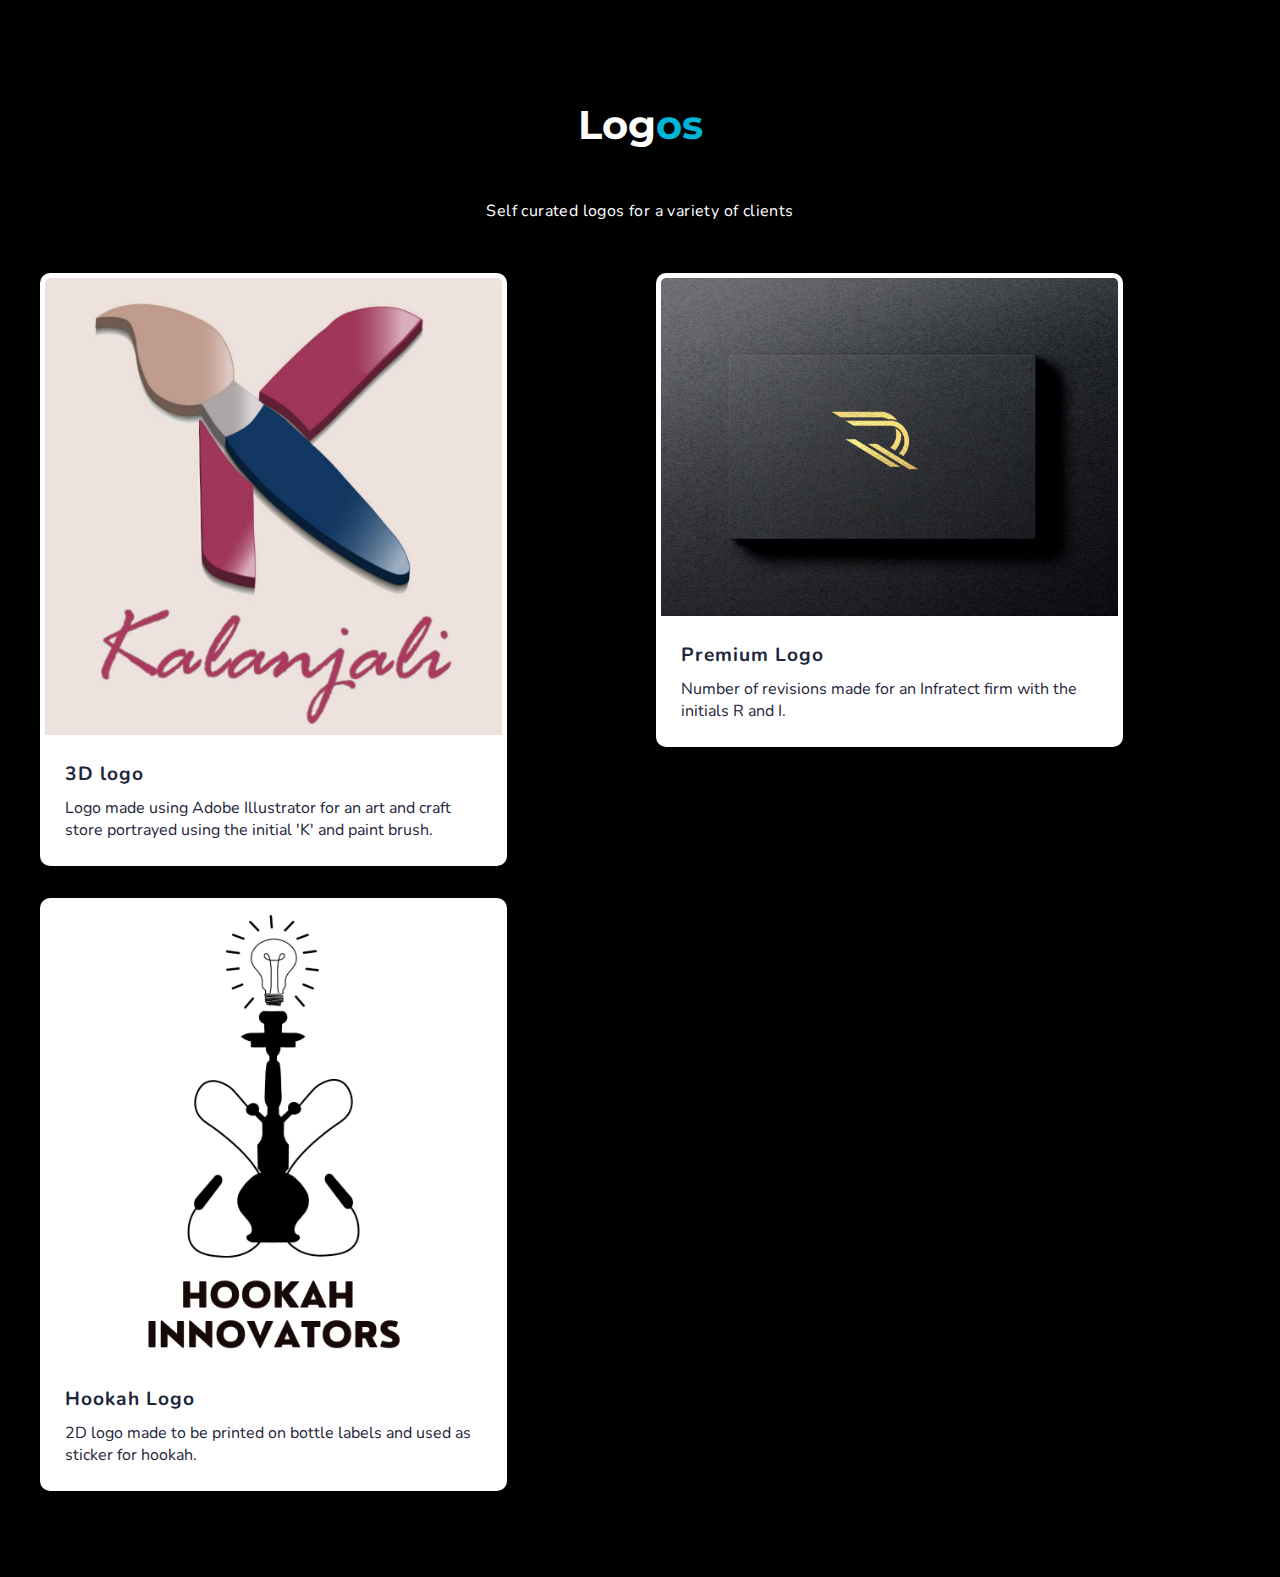
<file: Logos.html>
<!DOCTYPE html>
<html lang="en">

<head>
    <title>Logos</title>

    <link rel="icon" type="image/svg+xml" href="favicon.svg" />

    <meta charset="UTF-8">

    <meta property="og:title" content="Projects ~ Annie Wu" />
    <meta property="og:type" content="website" />
    <meta property="og:url" content="http://anniew.xyz/projects" />
    <meta property="og:description" content="Here is a showcase of the projects I have worked on with languages and tools including HTML, CSS, JavaScript, React, Python, Firebase, Amazon Web Services, and Google Cloud Platform." />
    <meta property="og:locale" content="en_US" />
    <meta property="og:image" content="https://anniew.xyz/img/me-icon-smiling.png" />

    <meta name="twitter:card" content="summary">
    <meta name="twitter:title" content="Projects ~ Annie Wu">
    <meta name="twitter:description" content="Here is a showcase of the projects I have worked on with languages and tools including HTML, CSS, JavaScript, React, Python, Firebase, Amazon Web Services, and Google Cloud Platform.">
    <meta name="twitter:image" content="https://anniew.xyz/img/me-icon-smiling.png">
    <meta name="twitter:site" content="@anniedotexe">

    <meta name="viewport" content="width=device-width, initial-scale=1.0">
    <meta name="copyright" content="Annie Wu">
    <meta name="description" content="Here is a showcase of the projects I have worked on with languages and tools including HTML, CSS, JavaScript, React, Python, Firebase, Amazon Web Services, and Google Cloud Platform.">
    <meta name="keywords" content="Annie Wu, Annie Wu Portfolio, Annie Wu Photography, photographer, developer, java, python, html, css, javascript, web developer, webdev, portfolio">
    <meta name="robots" content="noindex, nofollow" />

    <link rel="canonical" href="https://anniew.xyz/projects" />

    <link rel="preconnect" href="https://fonts.googleapis.com">
    <link rel="preconnect" href="https://fonts.gstatic.com" crossorigin>
    <link href="https://fonts.googleapis.com/css?family=Nunito" rel="stylesheet">

    <link rel="stylesheet" href="https://cdnjs.cloudflare.com/ajax/libs/font-awesome/5.15.3/css/all.min.css" integrity="sha512-iBBXm8fW90+nuLcSKlbmrPcLa0OT92xO1BIsZ+ywDWZCvqsWgccV3gFoRBv0z+8dLJgyAHIhR35VZc2oM/gI1w==" crossorigin="anonymous" referrerpolicy="no-referrer"
    />

    <link rel="stylesheet" href="./css/main.css" type="text/css">
    <link rel="stylesheet" href="./css/header.css" type="text/css">
    <link rel="stylesheet" href="./css/projects.css" type="text/css">
    <link rel="stylesheet" href="./css/footer.css" type="text/css">
    <style>
        body {
            font-family: Verdana, sans-serif;
            margin: 0;
        }
        
        * {
            box-sizing: border-box;
        }
        
        .row>.column {
            padding: 0 8px;
        }
        
        .row:after {
            content: "";
            display: table;
            clear: both;
        }
        
        .column {
            float: left;
            width: 25%;
        }
        /* The Modal (background) */
        
        .modal {
            display: none;
            position: fixed;
            z-index: 1;
            padding-top: 60px;
            left: 0;
            top: 0;
            width: 100%;
            height: 100%;
            overflow: auto;
            background-color: black;
        }
        /* Modal Content */
        
        .modal-content {
            position: relative;
            background-color: #fefefe;
            margin: auto;
            padding: 0;
            width: 70%;
            max-width: 1200px;
        }
        /* The Close Button */
        
        .close {
            color: white;
            position: absolute;
            top: 10px;
            right: 25px;
            font-size: 35px;
            font-weight: bold;
        }
        
        .close:hover,
        .close:focus {
            color: #999;
            text-decoration: none;
            cursor: pointer;
        }
        
        .mySlides {
            display: none;
        }
        
        .mySlides1 {
            display: none;
        }
        
        .mySlides2 {
            display: none;
        }
        
        .mySlides3 {
            display: none;
        }
        
        .cursor {
            cursor: pointer;
        }
        /* Next & previous buttons */
        
        .prev,
        .next {
            cursor: pointer;
            position: absolute;
            top: 50%;
            width: auto;
            padding: 16px;
            margin-top: -50px;
            color: white;
            font-weight: bold;
            font-size: 20px;
            transition: 0.6s ease;
            border-radius: 0 3px 3px 0;
            user-select: none;
            -webkit-user-select: none;
        }
        /* Position the "next button" to the right */
        
        .next {
            right: 0;
            border-radius: 3px 0 0 3px;
        }
        /* On hover, add a black background color with a little bit see-through */
        
        .prev:hover,
        .next:hover {
            background-color: rgba(0, 0, 0, 0.8);
        }
        /* Number text (1/3 etc) */
        
        .numbertext {
            color: #f2f2f2;
            font-size: 12px;
            padding: 8px 12px;
            position: absolute;
            top: 0;
        }
        
        img {
            margin-bottom: -4px;
        }
        
        .caption-container {
            text-align: center;
            background-color: black;
            padding: 2px 16px;
            color: white;
        }
        
        .demo {
            opacity: 0.6;
        }
        
        .demo1 {
            opacity: 0.6;
        }
        
        .demo2 {
            opacity: 0.6;
        }
        
        .demo3 {
            opacity: 0.6;
        }
        
        .active,
        .demo:hover {
            opacity: 1;
        }
        
        img.hover-shadow {
            transition: 0.3s;
        }
        
        .hover-shadow:hover {
            box-shadow: 0 4px 8px 0 rgba(0, 0, 0, 0.2), 0 6px 20px 0 rgba(0, 0, 0, 0.19);
        }
    </style>

</head>

<body>

    <main class="main-container project-section">
        <section class="projects">
            <div class="page-title">
                <h1>Log<span class="pink">os</span></h1>
            </div>
            <p class="section-description">
                Self curated logos for a variety of clients<br>
            </p>
            <div class="project-cards-container">

                <!--FIRST POST-->
                <div class="card">
                    <img src="./imgs/logos/logo1.jpg" alt="Project Preview Screenshot" class="card-preview-img" height=80% width=80%>
                    <div class="card-info" width=80%>
                        <div class="title-and-links">
                            <span class="project-title">
                                    3D logo
                                </span>
                            <div class="project-links">
                                <a href="#">
                                    <i class="fas fa-external-link-alt cursor" onclick="openModal1();currentSlide1(1)"></i>
                                </a>
                            </div>
                        </div>
                        <p class="project-description">
                            Logo made using Adobe Illustrator for an art and craft store portrayed using the initial 'K' and paint brush.
                        </p>
                    </div>
                </div>

                <div id="myModal" class="modal">
                    <span class="close cursor" onclick="closeModal1()">&times;</span>
                    <div class="modal-content">

                        <div class="mySlides">
                            <div class="numbertext">1 / 1</div>
                            <img src="./imgs/logos/logo1.jpg" style="width:80%">
                        </div>

                        <a class="prev" onclick="plusSlides1(-1)">&#10094;</a>
                        <a class="next" onclick="plusSlides1(1)">&#10095;</a>

                        <div class="caption-container">
                            <p id="caption"></p>
                        </div>


                        <div class="column">
                            <img class="demo cursor" src="./imgs/logos/logo1.jpg" style="width:100%" onclick="currentSlide1(1)">
                        </div>
                    </div>
                </div>

                <script>
                    function openModal1() {
                        document.getElementById("myModal").style.display = "block";
                    }

                    function closeModal1() {
                        document.getElementById("myModal").style.display = "none";
                    }

                    var slideIndex = 1;
                    showSlides1(slideIndex);

                    function plusSlides1(n) {
                        showSlides1(slideIndex += n);
                    }

                    function currentSlide1(n) {
                        showSlides1(slideIndex = n);
                    }

                    function showSlides1(n) {
                        var i;
                        var slides = document.getElementsByClassName("mySlides");
                        var dots = document.getElementsByClassName("demo");
                        var captionText = document.getElementById("caption");
                        if (n > slides.length) {
                            slideIndex = 1
                        }
                        if (n < 1) {
                            slideIndex = slides.length
                        }
                        for (i = 0; i < slides.length; i++) {
                            slides[i].style.display = "none";
                        }
                        for (i = 0; i < dots.length; i++) {
                            dots[i].className = dots[i].className.replace(" active", "");
                        }
                        slides[slideIndex - 1].style.display = "block";
                        dots[slideIndex - 1].className += " active";
                        captionText.innerHTML = dots[slideIndex - 1].alt;
                    }
                </script>
                <!-- first post end -->

                <!--SECOND POST-->
                <div class="card">
                    <img src="./imgs/logos/logo2.png" alt="Project Preview Screenshot" class="card-preview-img" height=80% width=80%>
                    <div class="card-info" width=80%>
                        <div class="title-and-links">
                            <span class="project-title">
                              Hookah Logo
                          </span>
                            <div class="project-links">
                                <a href="#">
                                    <i class="fas fa-external-link-alt cursor" onclick="openModal2();currentSlide2(1)"></i>
                                </a>
                            </div>
                        </div>
                        <p class="project-description">
                            2D logo made to be printed on bottle labels and used as sticker for hookah.
                        </p>
                    </div>
                </div>


                <div id="myModal1" class="modal">
                    <span class="close cursor" onclick="closeModal2()">&times;</span>
                    <div class="modal-content">

                        <div class="mySlides2">
                            <div class="numbertext">1 / 5</div>
                            <img src="./imgs/logos/logo2.png" style="width:100%">
                        </div>

                        <div class="mySlides2">
                            <div class="numbertext">2 / 5</div>
                            <img src="./imgs/logos/logo2_1.png" style="width:100%">
                        </div>

                        <div class="mySlides2">
                            <div class="numbertext">3 / 5</div>
                            <img src="./imgs/logos/logo2_2.png" style="width:100%">
                        </div>

                        <div class="mySlides2">
                            <div class="numbertext">4 / 5</div>
                            <img src="./imgs/logos/logo2_3.png" style="width:100%">
                        </div>

                        <div class="mySlides2">
                            <div class="numbertext">5 / 5</div>
                            <img src="./imgs/logos/logo2_4.png" style="width:100%">
                        </div>

                        <a class="prev" onclick="plusSlides2(-1)">&#10094;</a>
                        <a class="next" onclick="plusSlides2(1)">&#10095;</a>

                        <div class="caption-container">
                            <p id="caption2"></p>
                        </div>


                        <div class="column">
                            <img class="demo2 cursor" src="./imgs/logos/logo2.png" style="width:100%" onclick="currentSlide2(1)">
                        </div>
                        <div class="column">
                            <img class="demo2 cursor" src="./imgs/logos/logo2_1.png" style="width:100%" onclick="currentSlide2(2)">
                        </div>
                        <div class="column">
                            <img class="demo2 cursor" src="./imgs/logos/logo2_2.png" style="width:100%" onclick="currentSlide2(3)">
                        </div>
                        <div class="column">
                            <img class="demo2 cursor" src="./imgs/logos/logo2_3.png" style="width:100%" onclick="currentSlide2(4)">
                        </div>
                        <div class="column">
                            <img class="demo2 cursor" src="./imgs/logos/logo2_4.png" style="width:100%" onclick="currentSlide2(5)">
                        </div>
                    </div>
                </div>

                <script>
                    function openModal2() {
                        document.getElementById("myModal1").style.display = "block";
                    }

                    function closeModal2() {
                        document.getElementById("myModal1").style.display = "none";
                    }

                    var slideIndex = 1;
                    showSlides2(slideIndex);

                    function plusSlides2(n) {
                        showSlides2(slideIndex += n);
                    }

                    function currentSlide2(n) {
                        showSlides2(slideIndex = n);
                    }

                    function showSlides2(n) {
                        var i;
                        var slides = document.getElementsByClassName("mySlides2");
                        var dots = document.getElementsByClassName("demo2");
                        var captionText = document.getElementById("caption2");
                        if (n > slides.length) {
                            slideIndex = 1
                        }
                        if (n < 1) {
                            slideIndex = slides.length
                        }
                        for (i = 0; i < slides.length; i++) {
                            slides[i].style.display = "none";
                        }
                        for (i = 0; i < dots.length; i++) {
                            dots[i].className = dots[i].className.replace(" active", "");
                        }
                        slides[slideIndex - 1].style.display = "block";
                        dots[slideIndex - 1].className += " active";
                        captionText.innerHTML = dots[slideIndex - 1].alt;
                    }
                </script>
                <!-- second post End -->


                <!--THIRD POST-->
                <div class="card">
                    <img src="./imgs/logos/logo3.png" alt="Project Preview Screenshot" class="card-preview-img" height=80% width=80%>
                    <div class="card-info" width=80%>
                        <div class="title-and-links">
                            <span class="project-title">
                              Premium Logo
                          </span>
                            <div class="project-links">
                                <a href="#">
                                    <i class="fas fa-external-link-alt cursor" onclick="openModal3();currentSlide3(1)"></i>
                                </a>
                            </div>
                        </div>
                        <p class="project-description">
                            Number of revisions made for an Infratect firm with the initials R and I.
                        </p>
                    </div>
                </div>

                <div id="myModal2" class="modal">
                    <span class="close cursor" onclick="closeModal3()">&times;</span>
                    <div class="modal-content">

                        <div class="mySlides3">
                            <div class="numbertext">1 / 11</div>
                            <img src="./imgs/logos/logo3.png" style="width:100%">
                        </div>

                        <div class="mySlides3">
                            <div class="numbertext">2 / 11</div>
                            <img src="./imgs/logos/logo3_1.png" style="width:100%">
                        </div>

                        <div class="mySlides3">
                            <div class="numbertext">3 / 11</div>
                            <img src="./imgs/logos/logo3_2.png" style="width:100%">
                        </div>

                        <div class="mySlides3">
                            <div class="numbertext">4 / 11</div>
                            <img src="./imgs/logos/logo3_3.png" style="width:100%">
                        </div>

                        <div class="mySlides3">
                            <div class="numbertext">5 / 11</div>
                            <img src="./imgs/logos/logo3_4.png" style="width:100%">
                        </div>

                        <div class="mySlides3">
                            <div class="numbertext">6 / 11</div>
                            <img src="./imgs/logos/logo3_5.png" style="width:100%">
                        </div>

                        <div class="mySlides3">
                            <div class="numbertext">7 / 11</div>
                            <img src="./imgs/logos/logo3_6.png" style="width:100%">
                        </div>

                        <div class="mySlides3">
                            <div class="numbertext">8 / 11</div>
                            <img src="./imgs/logos/logo3_7.png" style="width:100%">
                        </div>

                        <div class="mySlides3">
                            <div class="numbertext">9 / 11</div>
                            <img src="./imgs/logos/logo3_8.png" style="width:100%">
                        </div>

                        <div class="mySlides3">
                            <div class="numbertext">10 / 11</div>
                            <img src="./imgs/logos/logo3_9.png" style="width:100%">
                        </div>

                        <div class="mySlides3">
                            <div class="numbertext">11 / 11</div>
                            <img src="./imgs/logos/logo3_10.png" style="width:100%">
                        </div>

                        <a class="prev" onclick="plusSlides3(-1)">&#10094;</a>
                        <a class="next" onclick="plusSlides3(1)">&#10095;</a>

                        <div class="caption-container">
                            <p id="caption3"></p>
                        </div>


                        <div class="column">
                            <img class="demo3 cursor" src="./imgs/logos/logo3.png" style="width:100%" onclick="currentSlide3(1)">
                        </div>
                        <div class="column">
                            <img class="demo3 cursor" src="./imgs/logos/logo3_1.png" style="width:100%" onclick="currentSlide3(2)">
                        </div>
                        <div class="column">
                            <img class="demo3 cursor" src="./imgs/logos/logo3_2.png" style="width:100%" onclick="currentSlide3(3)">
                        </div>
                        <div class="column">
                            <img class="demo3 cursor" src="./imgs/logos/logo3_3.png" style="width:100%" onclick="currentSlide3(4)">
                        </div>
                        <div class="column">
                            <img class="demo3 cursor" src="./imgs/logos/logo3_4.png" style="width:100%" onclick="currentSlide3(5)">
                        </div>
                        <div class="column">
                            <img class="demo3 cursor" src="./imgs/logos/logo3_5.png" style="width:100%" onclick="currentSlide3(6)">
                        </div>
                        <div class="column">
                            <img class="demo3 cursor" src="./imgs/logos/logo3_6.png" style="width:100%" onclick="currentSlide3(7)">
                        </div>
                        <div class="column">
                            <img class="demo3 cursor" src="./imgs/logos/logo3_7.png" style="width:100%" onclick="currentSlide3(8)">
                        </div>
                        <div class="column">
                            <img class="demo3 cursor" src="./imgs/logos/logo3_8.png" style="width:100%" onclick="currentSlide3(9)">
                        </div>
                        <div class="column">
                            <img class="demo3 cursor" src="./imgs/logos/logo3_9.png" style="width:100%" onclick="currentSlide3(10)">
                        </div>
                        <div class="column">
                            <img class="demo3 cursor" src="./imgs/logos/logo3_10.png" style="width:100%" onclick="currentSlide3(11)">
                        </div>
                    </div>
                </div>

                <script>
                    function openModal3() {
                        document.getElementById("myModal2").style.display = "block";
                    }

                    function closeModal3() {
                        document.getElementById("myModal2").style.display = "none";
                    }

                    var slideIndex = 1;
                    showSlides3(slideIndex);

                    function plusSlides3(n) {
                        showSlides3(slideIndex += n);
                    }

                    function currentSlide3(n) {
                        showSlides3(slideIndex = n);
                    }

                    function showSlides3(n) {
                        var i;
                        var slides = document.getElementsByClassName("mySlides3");
                        var dots = document.getElementsByClassName("demo3");
                        var captionText = document.getElementById("caption3");
                        if (n > slides.length) {
                            slideIndex = 1
                        }
                        if (n < 1) {
                            slideIndex = slides.length
                        }
                        for (i = 0; i < slides.length; i++) {
                            slides[i].style.display = "none";
                        }
                        for (i = 0; i < dots.length; i++) {
                            dots[i].className = dots[i].className.replace(" active", "");
                        }
                        slides[slideIndex - 1].style.display = "block";
                        dots[slideIndex - 1].className += " active";
                        captionText.innerHTML = dots[slideIndex - 1].alt;
                    }
                </script>
                <!-- Third Post End -->
            </div>
            </div>
            <!--FIFTH POST END-->
            </div>
        </section>
    </main>
    <br><br><br>

    <script src="./js/main.js"></script>
</body>

</html>
</file>
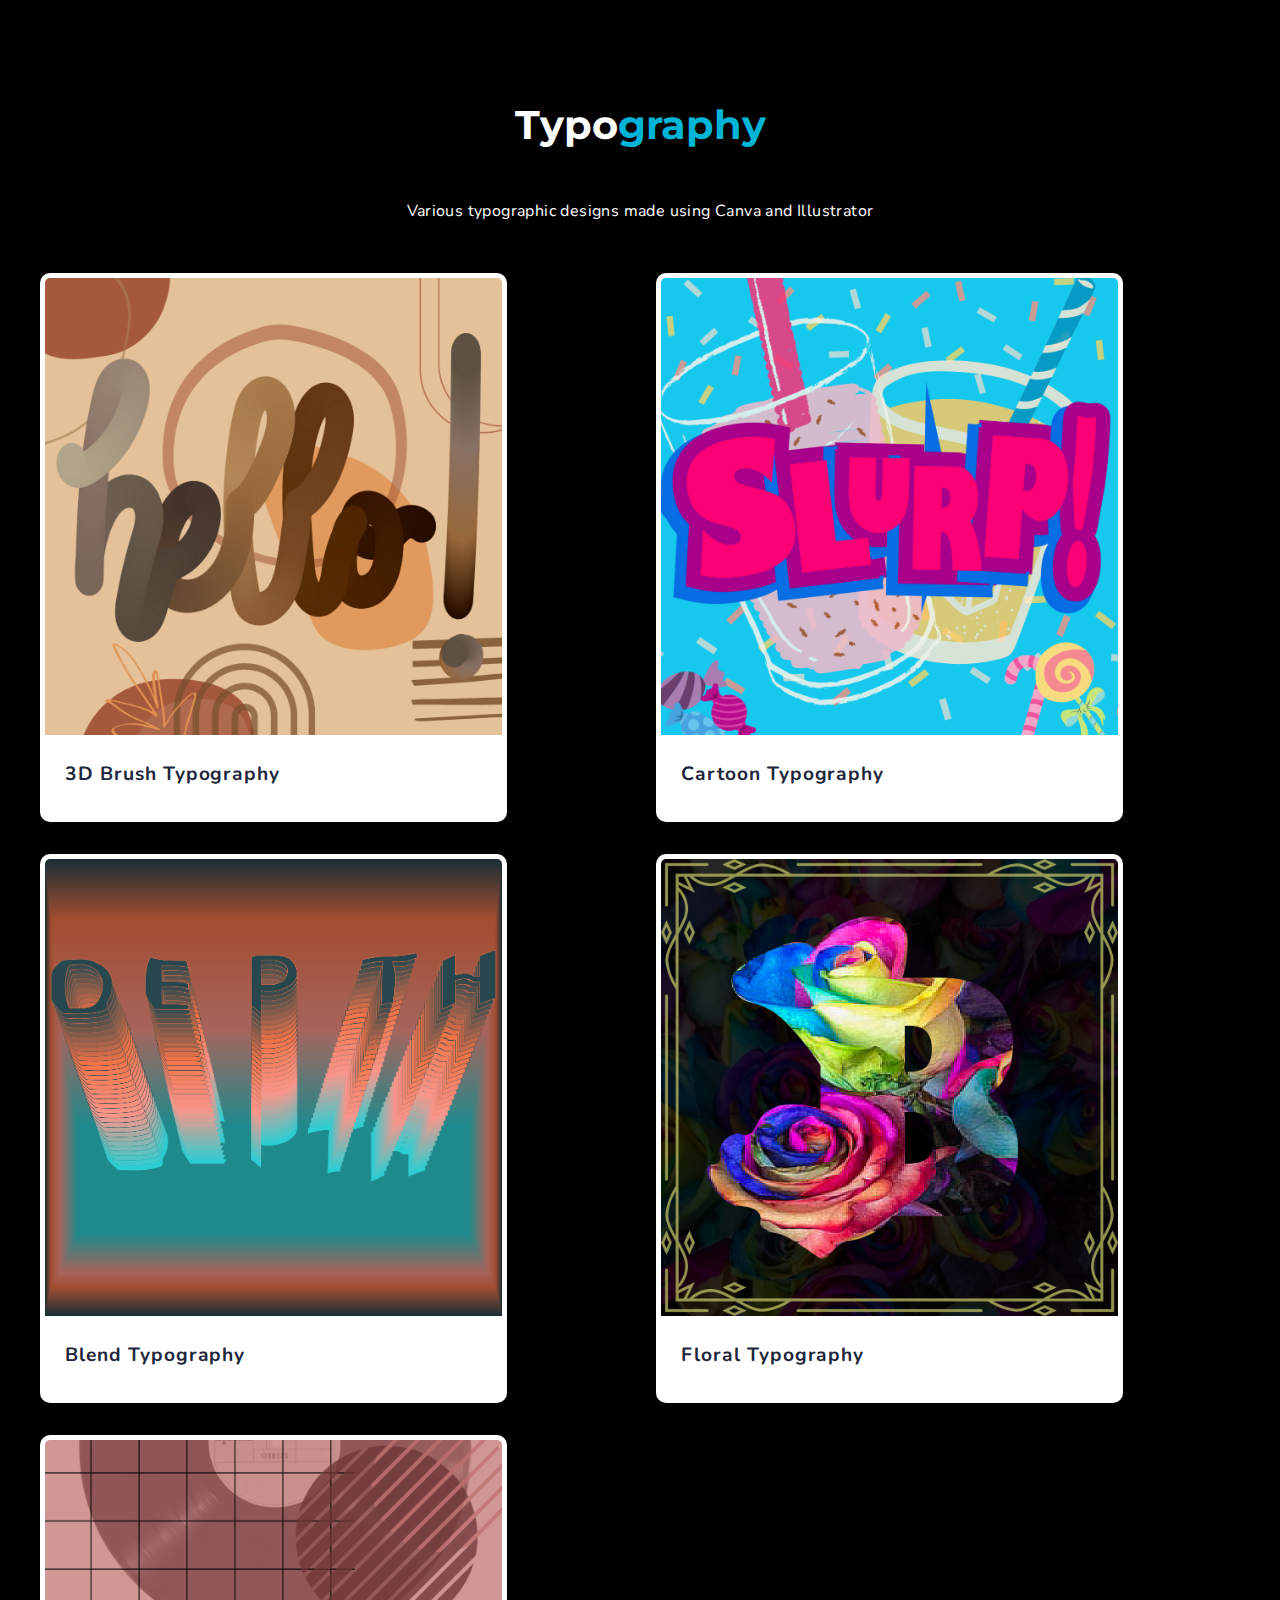
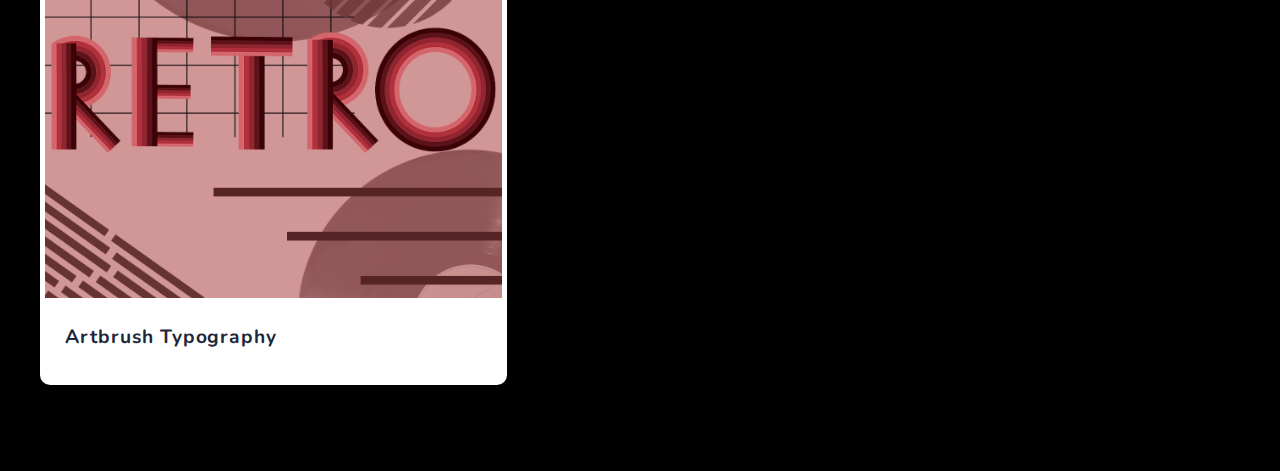
<file: Typography.html>
<!DOCTYPE html>
<html lang="en">

<head>
    <title>Typography</title>

    <link rel="icon" type="image/svg+xml" href="favicon.svg" />

    <meta charset="UTF-8">

    <meta property="og:title" content="Projects ~ Annie Wu" />
    <meta property="og:type" content="website" />
    <meta property="og:url" content="http://anniew.xyz/projects" />
    <meta property="og:description" content="Here is a showcase of the projects I have worked on with languages and tools including HTML, CSS, JavaScript, React, Python, Firebase, Amazon Web Services, and Google Cloud Platform." />
    <meta property="og:locale" content="en_US" />
    <meta property="og:image" content="https://anniew.xyz/img/me-icon-smiling.png" />

    <meta name="twitter:card" content="summary">
    <meta name="twitter:title" content="Projects ~ Annie Wu">
    <meta name="twitter:description" content="Here is a showcase of the projects I have worked on with languages and tools including HTML, CSS, JavaScript, React, Python, Firebase, Amazon Web Services, and Google Cloud Platform.">
    <meta name="twitter:image" content="https://anniew.xyz/img/me-icon-smiling.png">
    <meta name="twitter:site" content="@anniedotexe">

    <meta name="viewport" content="width=device-width, initial-scale=1.0">


    <link rel="preconnect" href="https://fonts.googleapis.com">
    <link rel="preconnect" href="https://fonts.gstatic.com" crossorigin>
    <link href="https://fonts.googleapis.com/css?family=Nunito" rel="stylesheet">

    <link rel="stylesheet" href="https://cdnjs.cloudflare.com/ajax/libs/font-awesome/5.15.3/css/all.min.css" integrity="sha512-iBBXm8fW90+nuLcSKlbmrPcLa0OT92xO1BIsZ+ywDWZCvqsWgccV3gFoRBv0z+8dLJgyAHIhR35VZc2oM/gI1w==" crossorigin="anonymous" referrerpolicy="no-referrer"
    />

    <link rel="stylesheet" href="./css/main.css" type="text/css">
    <link rel="stylesheet" href="./css/header.css" type="text/css">
    <link rel="stylesheet" href="./css/projects.css" type="text/css">
    <link rel="stylesheet" href="./css/footer.css" type="text/css">
    <style>
        body {
            font-family: Verdana, sans-serif;
            margin: 0;
        }
        
        * {
            box-sizing: border-box;
        }
        
        .row>.column {
            padding: 0 8px;
        }
        
        .row:after {
            content: "";
            display: table;
            clear: both;
        }
        
        .column {
            float: left;
            width: 25%;
        }
        /* The Modal (background) */
        
        .modal {
            display: none;
            position: fixed;
            z-index: 1;
            padding-top: 60px;
            left: 0;
            top: 0;
            width: 100%;
            height: 100%;
            overflow: auto;
            background-color: black;
        }
        /* Modal Content */
        
        .modal-content {
            position: relative;
            background-color: #fefefe;
            margin: auto;
            padding: 0;
            width: 70%;
            max-width: 1200px;
        }
        /* The Close Button */
        
        .close {
            color: white;
            position: absolute;
            top: 10px;
            right: 25px;
            font-size: 35px;
            font-weight: bold;
        }
        
        .close:hover,
        .close:focus {
            color: #999;
            text-decoration: none;
            cursor: pointer;
        }
        
        .mySlides {
            height: 50%;
            display: none;
        }
        
        .mySlides1 {
            display: none;
        }
        
        .mySlides2 {
            display: none;
        }
        
        .mySlides3 {
            display: none;
        }
        
        .mySlides4 {
            display: none;
        }
        
        .cursor {
            cursor: pointer;
        }
        /* Next & previous buttons */
        
        .prev,
        .next {
            cursor: pointer;
            position: absolute;
            top: 50%;
            width: auto;
            padding: 16px;
            margin-top: -50px;
            color: white;
            font-weight: bold;
            font-size: 20px;
            transition: 0.6s ease;
            border-radius: 0 3px 3px 0;
            user-select: none;
            -webkit-user-select: none;
        }
        /* Position the "next button" to the right */
        
        .next {
            right: 0;
            border-radius: 3px 0 0 3px;
        }
        /* On hover, add a black background color with a little bit see-through */
        
        .prev:hover,
        .next:hover {
            background-color: rgba(0, 0, 0, 0.8);
        }
        /* Number text (1/3 etc) */
        
        .numbertext {
            color: #f2f2f2;
            font-size: 12px;
            padding: 8px 12px;
            position: absolute;
            top: 0;
        }
        
        img {
            margin-bottom: -4px;
        }
        
        .caption-container {
            text-align: center;
            background-color: black;
            padding: 2px 16px;
            color: white;
        }
        
        .demo {
            opacity: 0.6;
        }
        
        .demo1 {
            opacity: 0.6;
        }
        
        .demo2 {
            opacity: 0.6;
        }
        
        .demo3 {
            opacity: 0.6;
        }
        
        .demo4 {
            opacity: 0.6;
        }
        
        .demo5 {
            opacity: 0.6;
        }
        
        .active,
        .demo :hover,
        .demo1 :hover,
        .demo2 :hover,
        .demo3 :hover,
        .demo4 :hover,
        .demo5 :hover {
            opacity: 1;
        }
        
        img.hover-shadow {
            transition: 0.3s;
        }
        
        .hover-shadow:hover {
            box-shadow: 0 4px 8px 0 rgba(0, 0, 0, 0.2), 0 6px 20px 0 rgba(0, 0, 0, 0.19);
        }
    </style>

</head>

<body>

    <main class="main-container project-section">
        <section class="projects">
            <div class="page-title">
                <h1>Typo<span class="pink">graphy</span></h1>
            </div>
            <p class="section-description">
                Various typographic designs made using Canva and Illustrator<br>
            </p>
            <div class="project-cards-container">

                <!--FIRST POST-->
                <div class="card">
                    <img src="./imgs/typo/typo1.png" alt="Project Preview Screenshot" class="card-preview-img" height=80% width=80%>
                    <div class="card-info" width=80%>
                        <div class="title-and-links">
                            <span class="project-title">
                                   3D Brush Typography
                                </span>
                            <div class="project-links">
                                <a href="#">
                                    <i class="fas fa-external-link-alt cursor" onclick="openModal1();currentSlide1(1)"></i>
                                </a>
                            </div>
                        </div>
                        <!--  <p class="project-description">
                            How to do articles
                        </p> -->
                    </div>
                </div>


                <div id="myModal" class="modal">
                    <span class="close cursor" onclick="closeModal1()">&times;</span>
                    <div class="modal-content">

                        <div class="mySlides">
                            <div class="numbertext">1 / 3</div>
                            <img src="./imgs/typo/typo1.png" style="width:80%">
                        </div>

                        <div class="mySlides">
                            <div class="numbertext">2 / 3</div>
                            <img src="./imgs/typo/typo1_1.png" style="width:100%">
                        </div>

                        <div class="mySlides">
                            <div class="numbertext">3 / 3</div>
                            <img src="./imgs/typo/typo1_2.png" style="width:100%">
                        </div>

                        <a class="prev" onclick="plusSlides1(-1)">&#10094;</a>
                        <a class="next" onclick="plusSlides1(1)">&#10095;</a>

                        <div class="caption-container">
                            <p id="caption"></p>
                        </div>


                        <div class="column">
                            <img class="demo cursor" src="./imgs/typo/typo1.png" style="width:100%" onclick="currentSlide1(1)">
                        </div>
                        <div class="column">
                            <img class="demo cursor" src="./imgs/typo/typo1_1.png" style="width:100%" onclick="currentSlide1(2)">
                        </div>
                        <div class="column">
                            <img class="demo cursor" src="./imgs/typo/typo1_2.png" style="width:100%" onclick="currentSlide1(3)">
                        </div>
                    </div>
                </div>

                <script>
                    function openModal1() {
                        document.getElementById("myModal").style.display = "block";
                    }

                    function closeModal1() {
                        document.getElementById("myModal").style.display = "none";
                    }

                    var slideIndex = 1;
                    showSlides1(slideIndex);

                    function plusSlides1(n) {
                        showSlides1(slideIndex += n);
                    }

                    function currentSlide1(n) {
                        showSlides1(slideIndex = n);
                    }

                    function showSlides1(n) {
                        var i;
                        var slides = document.getElementsByClassName("mySlides");
                        var dots = document.getElementsByClassName("demo");
                        var captionText = document.getElementById("caption");
                        if (n > slides.length) {
                            slideIndex = 1
                        }
                        if (n < 1) {
                            slideIndex = slides.length
                        }
                        for (i = 0; i < slides.length; i++) {
                            slides[i].style.display = "none";
                        }
                        for (i = 0; i < dots.length; i++) {
                            dots[i].className = dots[i].className.replace(" active", "");
                        }
                        slides[slideIndex - 1].style.display = "block";
                        dots[slideIndex - 1].className += " active";
                        captionText.innerHTML = dots[slideIndex - 1].alt;
                    }
                </script>
                <!-- first post end -->

                <!--SECOND POST-->
                <div class="card">
                    <img src="./imgs/typo/typo2.png" alt="Project Preview Screenshot" class="card-preview-img" height=80% width=80%>
                    <div class="card-info" width=80%>
                        <div class="title-and-links">
                            <span class="project-title">
                              Blend Typography
                          </span>
                            <div class="project-links">
                                <a href="#">
                                    <i class="fas fa-external-link-alt cursor" onclick="openModal2();currentSlide2(1)"></i>
                                </a>
                            </div>
                        </div>
                        <!--  <p class="project-description">
                            How to do articles
                        </p> -->
                    </div>
                </div>


                <div id="myModal1" class="modal">
                    <span class="close cursor" onclick="closeModal2()">&times;</span>
                    <div class="modal-content">

                        <div class="mySlides2">
                            <div class="numbertext">1 / 3</div>
                            <img src="./imgs/typo/typo2.png" style="width:100%">
                        </div>

                        <div class="mySlides2">
                            <div class="numbertext">2 / 3</div>
                            <img src="./imgs/typo/typo2_1.png" style="width:100%">
                        </div>

                        <div class="mySlides2">
                            <div class="numbertext">3 / 3</div>
                            <img src="./imgs/typo/typo2_2.png" style="width:100%">
                        </div>

                        <a class="prev" onclick="plusSlides2(-1)">&#10094;</a>
                        <a class="next" onclick="plusSlides2(1)">&#10095;</a>

                        <div class="caption-container">
                            <p id="caption2"></p>
                        </div>


                        <div class="column">
                            <img class="demo2 cursor" src="./imgs/typo/typo2.png" style="width:100%" onclick="currentSlide2(1)">
                        </div>
                        <div class="column">
                            <img class="demo2 cursor" src="./imgs/typo/typo2_1.png" style="width:100%" onclick="currentSlide2(2)">
                        </div>
                        <div class="column">
                            <img class="demo2 cursor" src="./imgs/typo/typo2_2.png" style="width:100%" onclick="currentSlide2(3)">
                        </div>
                    </div>
                </div>

                <script>
                    function openModal2() {
                        document.getElementById("myModal1").style.display = "block";
                    }

                    function closeModal2() {
                        document.getElementById("myModal1").style.display = "none";
                    }

                    var slideIndex = 1;
                    showSlides2(slideIndex);

                    function plusSlides2(n) {
                        showSlides2(slideIndex += n);
                    }

                    function currentSlide2(n) {
                        showSlides2(slideIndex = n);
                    }

                    function showSlides2(n) {
                        var i;
                        var slides = document.getElementsByClassName("mySlides2");
                        var dots = document.getElementsByClassName("demo2");
                        var captionText = document.getElementById("caption2");
                        if (n > slides.length) {
                            slideIndex = 1
                        }
                        if (n < 1) {
                            slideIndex = slides.length
                        }
                        for (i = 0; i < slides.length; i++) {
                            slides[i].style.display = "none";
                        }
                        for (i = 0; i < dots.length; i++) {
                            dots[i].className = dots[i].className.replace(" active", "");
                        }
                        slides[slideIndex - 1].style.display = "block";
                        dots[slideIndex - 1].className += " active";
                        captionText.innerHTML = dots[slideIndex - 1].alt;
                    }
                </script>
                <!-- second post End -->


                <!--THIRD POST-->
                <div class="card">
                    <img src="./imgs/typo/typo3.png" alt="Project Preview Screenshot" class="card-preview-img" height=80% width=80%>
                    <div class="card-info" width=80%>
                        <div class="title-and-links">
                            <span class="project-title">
                              Artbrush Typography
                          </span>
                            <div class="project-links">
                                <a href="#">
                                    <i class="fas fa-external-link-alt cursor" onclick="openModal3();currentSlide3(1)"></i>
                                </a>
                            </div>
                        </div>
                        <!--  <p class="project-description">
                            How to do articles
                        </p> -->
                    </div>
                </div>

                <div id="myModal2" class="modal">
                    <span class="close cursor" onclick="closeModal3()">&times;</span>
                    <div class="modal-content">

                        <div class="mySlides3">
                            <div class="numbertext">1 / 1</div>
                            <img src="./imgs/typo/typo3.png" style="width:100%">
                        </div>

                        <a class="prev" onclick="plusSlides3(-1)">&#10094;</a>
                        <a class="next" onclick="plusSlides3(1)">&#10095;</a>

                        <div class="caption-container">
                            <p id="caption3"></p>
                        </div>


                        <div class="column">
                            <img class="demo3 cursor" src="./imgs/typo/typo3.png" style="width:100%" onclick="currentSlide3(1)">
                        </div>
                    </div>
                </div>

                <script>
                    function openModal3() {
                        document.getElementById("myModal2").style.display = "block";
                    }

                    function closeModal3() {
                        document.getElementById("myModal2").style.display = "none";
                    }

                    var slideIndex = 1;
                    showSlides3(slideIndex);

                    function plusSlides3(n) {
                        showSlides3(slideIndex += n);
                    }

                    function currentSlide3(n) {
                        showSlides3(slideIndex = n);
                    }

                    function showSlides3(n) {
                        var i;
                        var slides = document.getElementsByClassName("mySlides3");
                        var dots = document.getElementsByClassName("demo3");
                        var captionText = document.getElementById("caption3");
                        if (n > slides.length) {
                            slideIndex = 1
                        }
                        if (n < 1) {
                            slideIndex = slides.length
                        }
                        for (i = 0; i < slides.length; i++) {
                            slides[i].style.display = "none";
                        }
                        for (i = 0; i < dots.length; i++) {
                            dots[i].className = dots[i].className.replace(" active", "");
                        }
                        slides[slideIndex - 1].style.display = "block";
                        dots[slideIndex - 1].className += " active";
                        captionText.innerHTML = dots[slideIndex - 1].alt;
                    }
                </script>
                <!-- Third Post End -->
                <!--FOURTH POST START-->
                <div class="card">
                    <img src="./imgs/typo/typo4.png" alt="Project Preview Screenshot" class="card-preview-img" height=80% width=80%>
                    <div class="card-info" width=80%>
                        <div class="title-and-links">
                            <span class="project-title">
                          Cartoon Typography
                      </span>
                            <div class="project-links">
                                <a href="#">
                                    <i class="fas fa-external-link-alt cursor" onclick="openModal4();currentSlide4(1)"></i>
                                </a>
                            </div>
                        </div>
                        <!--    <p class="project-description">
                            How to do articles
                        </p> -->
                    </div>
                </div>

                <div id="myModal3" class="modal">
                    <span class="close cursor" onclick="closeModal4()">&times;</span>
                    <div class="modal-content">

                        <div class="mySlides4">
                            <div class="numbertext">1 / 2</div>
                            <img src="./imgs/typo/typo4.png" style="width:100%">
                        </div>

                        <div class="mySlides4">
                            <div class="numbertext">2 / 2</div>
                            <img src="./imgs/typo/typo4_1.png" style="width:100%">
                        </div>

                        <a class="prev" onclick="plusSlides4(-1)">&#10094;</a>
                        <a class="next" onclick="plusSlides4(1)">&#10095;</a>

                        <div class="caption-container">
                            <p id="caption4"></p>
                        </div>


                        <div class="column">
                            <img class="demo4 cursor" src="./imgs/typo/typo4.png" style="width:100%" onclick="currentSlide4(1)">
                        </div>
                        <div class="column">
                            <img class="demo4 cursor" src="./imgs/typo/typo4_1.png" style="width:100%" onclick="currentSlide4(2)">
                        </div>
                    </div>
                </div>

                <script>
                    function openModal4() {
                        document.getElementById("myModal3").style.display = "block";
                    }

                    function closeModal4() {
                        document.getElementById("myModal3").style.display = "none";
                    }

                    var slideIndex = 1;
                    showSlides4(slideIndex);

                    function plusSlides4(n) {
                        showSlides4(slideIndex += n);
                    }

                    function currentSlide4(n) {
                        showSlides4(slideIndex = n);
                    }

                    function showSlides4(n) {
                        var i;
                        var slides = document.getElementsByClassName("mySlides4");
                        var dots = document.getElementsByClassName("demo4");
                        var captionText = document.getElementById("caption4");
                        if (n > slides.length) {
                            slideIndex = 1
                        }
                        if (n < 1) {
                            slideIndex = slides.length
                        }
                        for (i = 0; i < slides.length; i++) {
                            slides[i].style.display = "none";
                        }
                        for (i = 0; i < dots.length; i++) {
                            dots[i].className = dots[i].className.replace(" active", "");
                        }
                        slides[slideIndex - 1].style.display = "block";
                        dots[slideIndex - 1].className += " active";
                        captionText.innerHTML = dots[slideIndex - 1].alt;
                    }
                </script>
                <!--FOURTH POST END-->
                <!--FIFTH POST START-->
                <div class="card">
                    <img src="./imgs/typo/typo5.png" alt="Project Preview Screenshot" class="card-preview-img" height=80% width=80%>
                    <div class="card-info" width=80%>
                        <div class="title-and-links">
                            <span class="project-title">
                         Floral Typography
                      </span>
                            <div class="project-links">
                                <a href="#">
                                    <i class="fas fa-external-link-alt cursor" onclick="openModal5();currentSlide5(1)"></i>
                                </a>
                            </div>
                        </div>
                        <!--  <p class="project-description">
                            How to do articles
                        </p> -->
                    </div>
                </div>

                <div id="myModal4" class="modal">
                    <span class="close cursor" onclick="closeModal5()">&times;</span>
                    <div class="modal-content">

                        <div class="mySlides5">
                            <div class="numbertext">1 / 2</div>
                            <img src="./imgs/typo/typo5.png" style="width:100%">
                        </div>

                        <div class="mySlides5">
                            <div class="numbertext">2 / 2</div>
                            <img src="./imgs/typo/typo5_1.png" style="width:100%">
                        </div>

                        <a class="prev" onclick="plusSlides5(-1)">&#10094;</a>
                        <a class="next" onclick="plusSlides5(1)">&#10095;</a>

                        <div class="caption-container">
                            <p id="caption5"></p>
                        </div>


                        <div class="column">
                            <img class="demo5 cursor" src="./imgs/typo/typo5.png" style="width:100%" onclick="currentSlide5(1)">
                        </div>
                        <div class="column">
                            <img class="demo5 cursor" src="./imgs/typo/typo5_1.png" style="width:100%" onclick="currentSlide5(2)">
                        </div>
                    </div>
                </div>

                <script>
                    function openModal5() {
                        document.getElementById("myModal4").style.display = "block";
                    }

                    function closeModal5() {
                        document.getElementById("myModal4").style.display = "none";
                    }

                    var slideIndex = 1;
                    showSlides5(slideIndex);

                    function plusSlides5(n) {
                        showSlides5(slideIndex += n);
                    }

                    function currentSlide5(n) {
                        showSlides5(slideIndex = n);
                    }

                    function showSlides5(n) {
                        var i;
                        var slides = document.getElementsByClassName("mySlides5");
                        var dots = document.getElementsByClassName("demo5");
                        var captionText = document.getElementById("caption5");
                        if (n > slides.length) {
                            slideIndex = 1
                        }
                        if (n < 1) {
                            slideIndex = slides.length
                        }
                        for (i = 0; i < slides.length; i++) {
                            slides[i].style.display = "none";
                        }
                        for (i = 0; i < dots.length; i++) {
                            dots[i].className = dots[i].className.replace(" active", "");
                        }
                        slides[slideIndex - 1].style.display = "block";
                        dots[slideIndex - 1].className += " active";
                        captionText.innerHTML = dots[slideIndex - 1].alt;
                    }
                </script>
            </div>
            </div>
            <!--FIFTH POST END-->
            </div>
        </section>
    </main>
    <br><br><br>

    <script src="./js/main.js"></script>
</body>

</html>
</file>
<file: css/header.css>
a {
    text-decoration: none;
}

header {
    margin: 0 auto;
    width: 100%;
    max-width: 1600px;
    display: flex;
    flex-direction: row;
    justify-content: space-between;
    text-align: center;
    align-items: center;
    height: 70px;
    padding: 0 15px;
    z-index: 2;
    background-color: #1D263B;
}

.header-logo {
    padding: 10px;
    font-size: 1.2em;
    letter-spacing: 0.05em;
}

.nav-menu {
    list-style-type: none;
    position: absolute;
    display: flex;
    justify-content: space-evenly;
    flex-direction: column;
    align-items: center;
    left: 0;
}

.nav-item {
    text-align: center;
    display: none;
}

.nav-item a {
    display: block;
    padding: 20px;
    font-weight: 700;
    width: 100vw;
    letter-spacing: 0.1em;
    transition: all 0.2s ease;
    color: #1D263B;
}

.nav-item a:hover, .nav-item a:focus {
    color: #F08CAE;
    text-decoration: underline;
}

.active {
    background-color: white;
}

.active .nav-item {
    display: block;
}

.toggle {
    padding: 1.1em;
}

.toggle i {
    font-size: 2em;
}

@media only screen and (min-width: 768px) {
    .nav {
        display: flex;
        text-align: center;
        justify-content: space-between;
        align-items: center;
    }
    .nav-menu {
        position: relative;
        align-items: center;
        flex-direction: row;
        background-color: #1D263B;
        height: fit-content;
        height: -moz-fit-content;
    }
    .nav-item {
        position: relative;
        display: block;
        width: fit-content;
        width: -moz-fit-content;
        margin: 0;
    }
    .nav-item a {
        width: fit-content;
        width: -moz-fit-content;
        color: #FFFFFF;
    }
    .toggle {
        display: none;
    }
}
</file>
<file: css/projects.css>
em {
    color: #1D263B;
}

.projects {
    padding-top: 100px;
    max-width: 1200px;
}

.project-cards-container {
    margin-top: 50px;
    height: fit-content;
    height: -moz-fit-content;
}

.card {
    display: inline-flex;
    flex-direction: column;
    color: #1D263B;
}

.card:not(:last-child) {
    margin: 0 auto 2em auto;
}

.card-preview-img {
    max-width: 100% !important;
    border-radius: 10px 10px 0 0;
    padding: 5px;
    background-color: white;
}

.card-info {
    padding: 25px;
    background-color: #FFFFFF;
    border-radius: 0 0 10px 10px;
    width: 80% !important;
}

.has-no-preview .card-info {
    border-radius: 10px;
}

.title-and-links {
    display: flex;
    justify-content: space-between;
    align-items: center;
    margin-bottom: 10px;
}

.project-title {
    font-size: 1.2em;
    font-weight: 700;
    letter-spacing: 0.05em;
    color: #1D263B;
}

.project-links {
    display: flex;
    flex-wrap: nowrap;
}

.project-links a i {
    padding: 5px;
}

.project-links a i {
    color: #00b4d8;
    font-size: 1.2em;
    transition: all 0.2s ease;
}

.project-links a i:hover {
    font-size: 1.25em;
    padding: 2px 5px;
    color: #7EB77F;
}

.project-links a:last-child {
    margin-left: 5px;
}

.project-skills {
    margin-bottom: 12px;
    padding-bottom: 12px;
    border-bottom: 1px solid #7EB77F;
}

.project-skills span {
    color: #0FA3B1;
    font-weight: 700;
    font-size: 0.9em;
    letter-spacing: 0.05em;
}

.project-skills span:not(:last-child) {
    margin-right: 10px;
}

.project-description {
    color: #1D263B;
}

@media only screen and (min-width: 768px) {
    .project-cards-container {
        column-count: 2;
        column-gap: 2em;
    }
}
</file>
<file: css/footer.css>
.footer-container {
    border-top: 1px solid #7EB77F;
    margin: 50px auto;
    padding-top: 50px;
}

.footer {
    margin: 0 auto;
    padding: 0 25px;
    display: flex;
    flex-direction: column;
    justify-content: center;
    text-align: center;
    align-items: center;
    flex-wrap: wrap;
    gap: 25px;
}

.footer-column {
    margin: 0 auto;
    display: flex;
    flex-direction: column;
    align-items: center;
    align-self: flex-start;
}

.footer-logo {
    font-size: 1.2em;
    margin-bottom: 5px;
    letter-spacing: 0.05em;
}

.socials {
    margin: 10px 0;
}

.socials ul {
    display: flex;
    flex-direction: row;
    align-items: center;
    text-align: center;
    margin: 15px 0;
}

.socials ul li:not(:last-child) {
    margin-right: 12px;
}

.socials ul li a i {
    font-size: 1.5em;
}

.copyright {
    margin-top: 5px;
    letter-spacing: 0.05em;
}

.footer-button {
    display: flex;
    text-align: center;
    align-items: center;
    letter-spacing: 0.05em;
    transition: all 0.2s ease;
}

.footer-button:hover {
    text-decoration: underline;
    color: #F08CAE;
}

.footer-button:not(:last-child) {
    margin-bottom: 25px;
}

.footer-button img {
    margin-right: 12px;
}

@media only screen and (min-width: 768px) {
    .footer {
        margin: 0 auto;
        padding: 0 25px;
        flex-direction: row;
        justify-content: space-between;
        max-width: 1600px;
    }
}
</file>
<file: css/main.css>
/*Font Awesome Free Icon*/
@import url("https://stackpath.bootstrapcdn.com/font-awesome/4.7.0/css/font-awesome.min.css");
/*Google fonts*/
@import url("https://fonts.googleapis.com/css?family=Montserrat:400,500,600,700&display=swap");
@import url("https://fonts.googleapis.com/css?family=Rubik:500,700,900&display=swap");
* {
    margin: 0;
    padding: 0;
    box-sizing: border-box;
    font-family: 'Nunito', sans-serif;
    font-size: 16px;
    font-weight: 400;
    color: #FFFFFF;
    scroll-behavior: smooth;
}

body {
    background-color: #000000 !important;
    font-size: 16px;
  font-family: "Montserrat", sans-serif;
  font-weight: 400
}

h1, h2, h3 {
    font-family: "Montserrat", sans-serif;
}

h2 {
    margin: 0 auto;
    text-align: center;
    font-size: 1.75em;
    font-weight: 700;
}
h1 {
    margin: 0 auto;
    text-align: center;
    font-size: 1.75em;
    font-weight: 700;
}

h3 {
    margin: 0 auto;
    text-align: center;
    font-size: 1.4em;
    font-weight: 700;
    letter-spacing: 0.1em;
}

a, span {
    font-family: inherit;
    font-size: inherit;
    font-weight: inherit;
}

.green {
    color: #7EB77F;
}

.bold {
    font-weight: 700;
}

.pink {
    font-family: inherit;
    font-size: inherit;
    font-weight: inherit;
    color: #00b4d8;
}

ul {
    list-style-type: none;
}

.social-link a i {
    transition: all 0.2s ease;
}

.social-link a i:hover {
    color: #00b4d8;
}

.main-container {
    margin: 0 auto;
    padding: 0 25px;
    text-align: center;
    max-width: 1600px;
}

section {
    margin: 0 auto;
    display: flex;
    flex-direction: column;
    justify-content: center;
    text-align: left;
    padding-top: 8vh;
}

section .hyperlink {
    color: #00b4d8;
    font-weight: 700;
    text-decoration: underline;
    transition: all 0.2s ease;
}

section .hyperlink:hover {
    color: #7EB77F;
}

.section-description {
    margin: 50px auto 0 auto;
    text-align: center;
    max-width: 1000px;
    line-height: 1.5em;
    letter-spacing: 0.025em;
}

.page-title {
    margin: 0 auto;
    display: flex;
    justify-content: center;
    align-items: center;
}

.page-title img {
    height: 40px;
    width: auto;
    margin-right: 20px;
}

@media only screen and (min-width: 768px) {
    h2 {
        font-size: 2.5em;
    }
    h1 {
        font-size: 2.5em;
    }
    h3 {
        font-size: 2em;
    }
}
</file>
